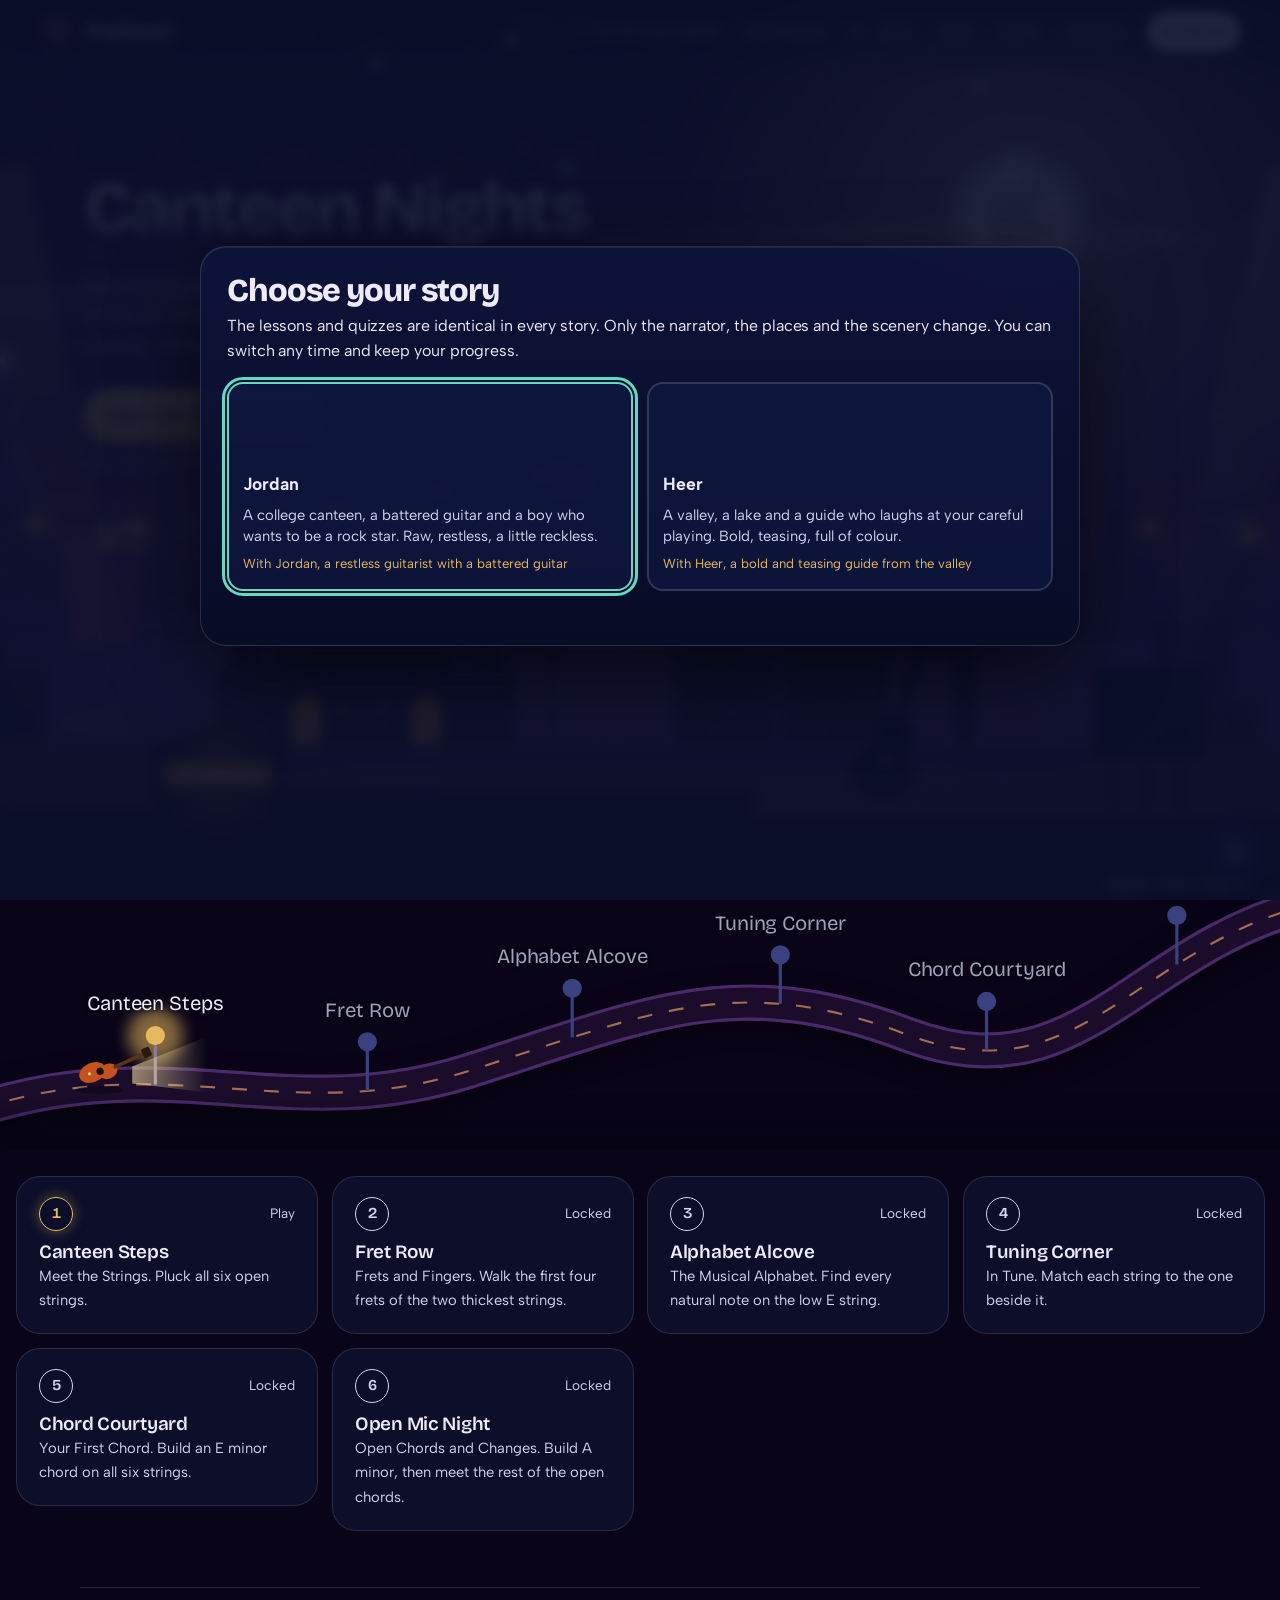
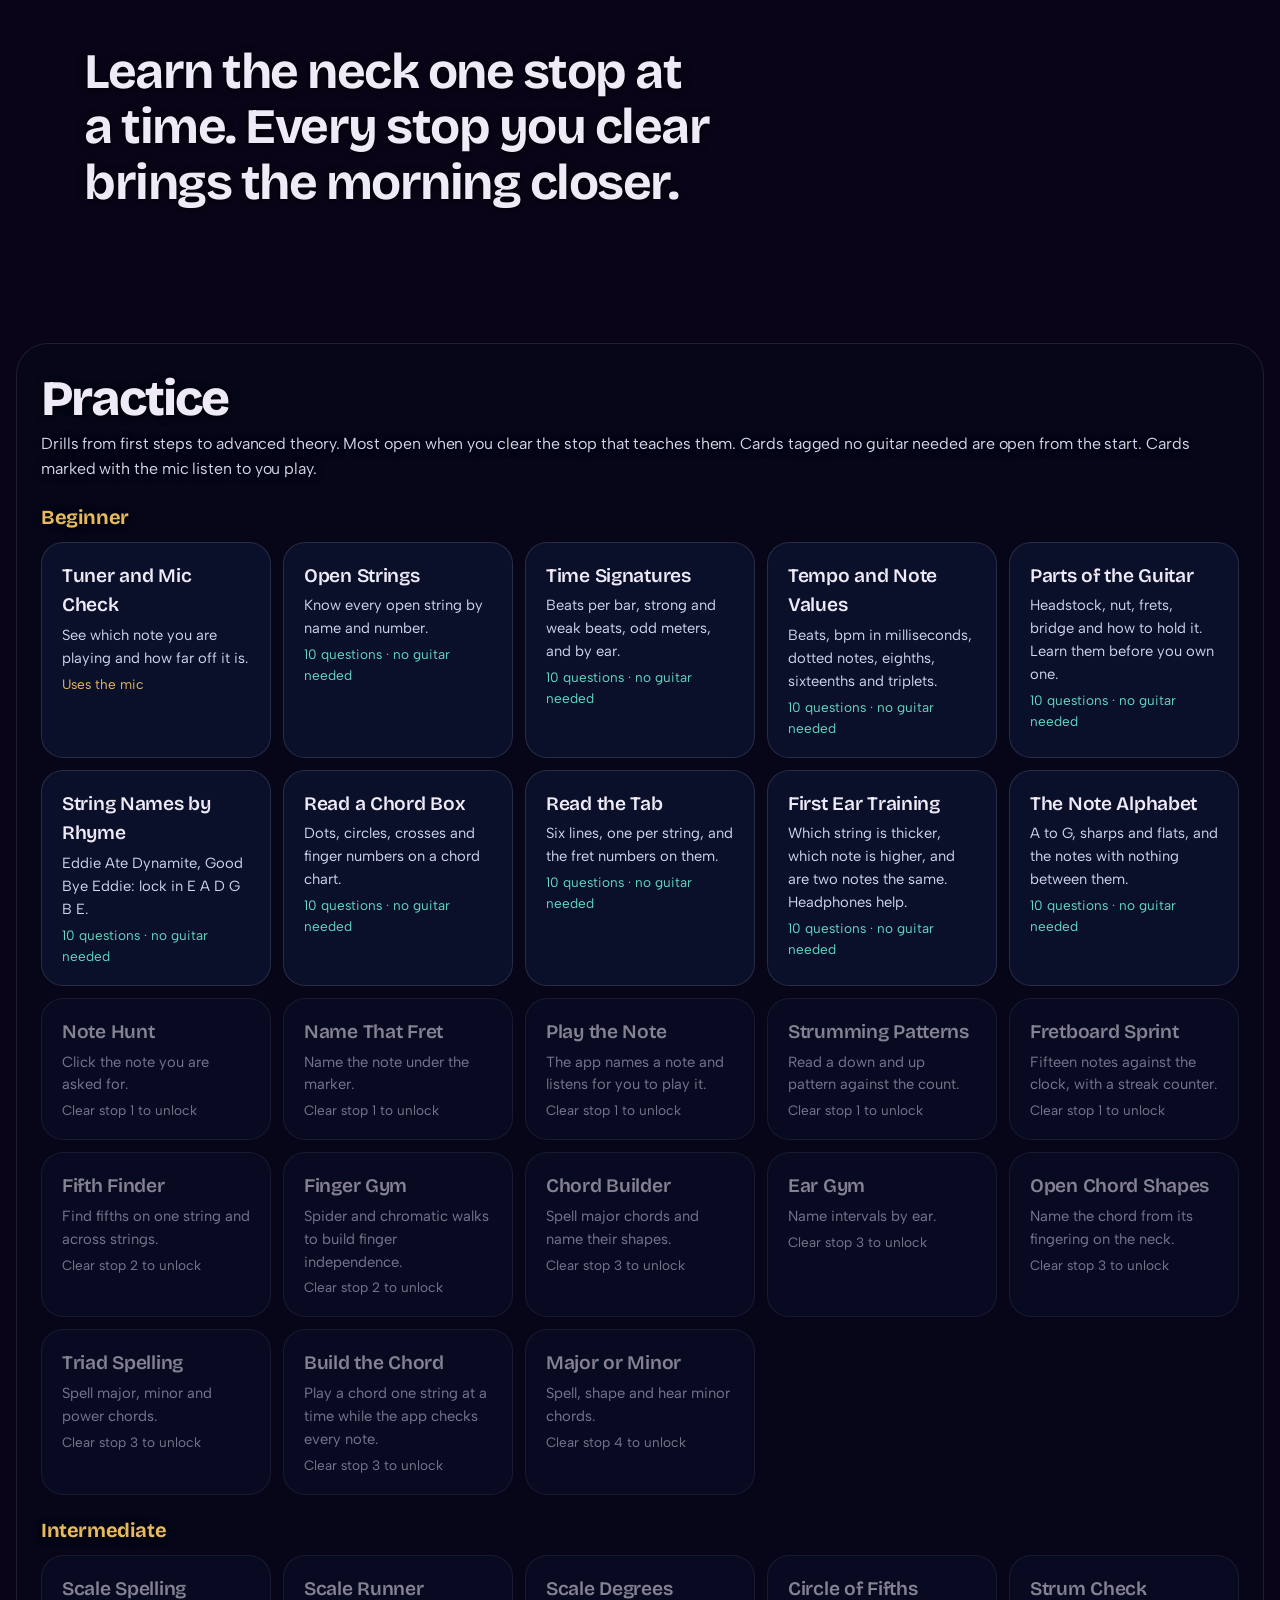
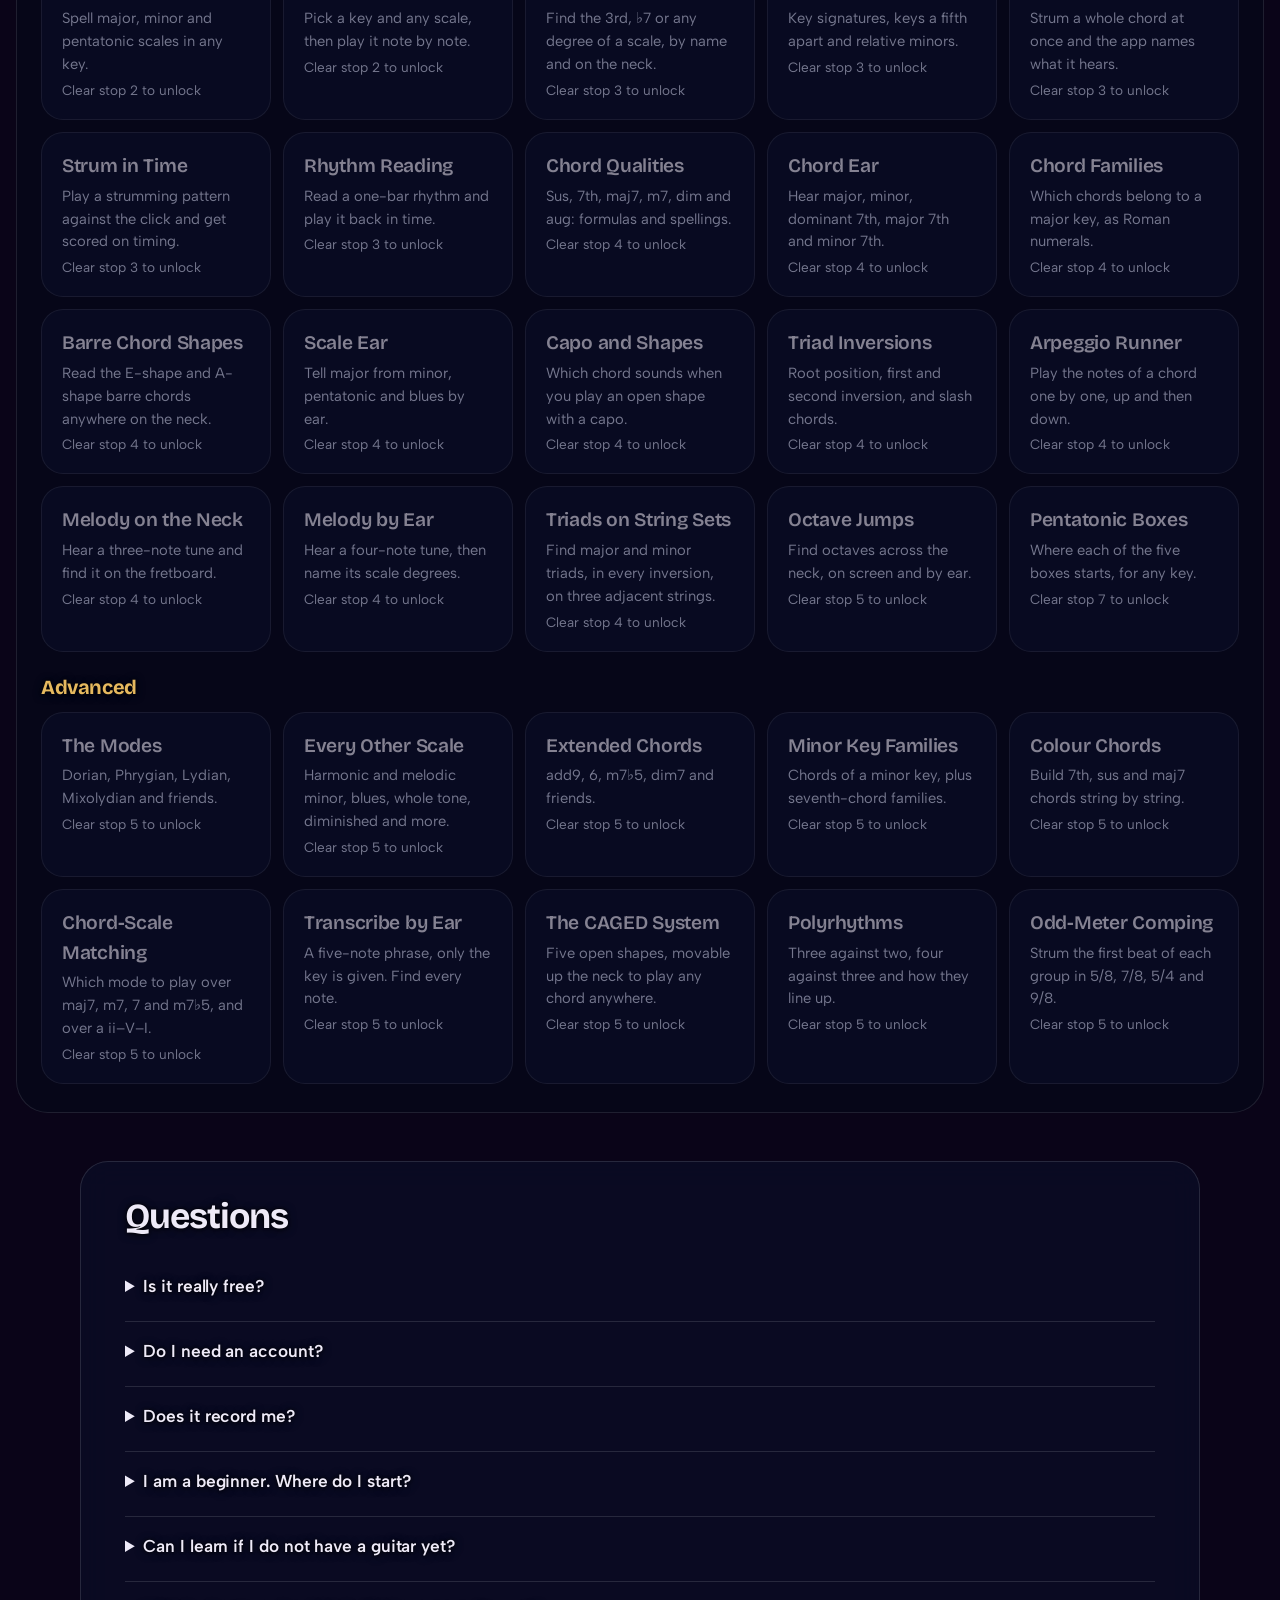
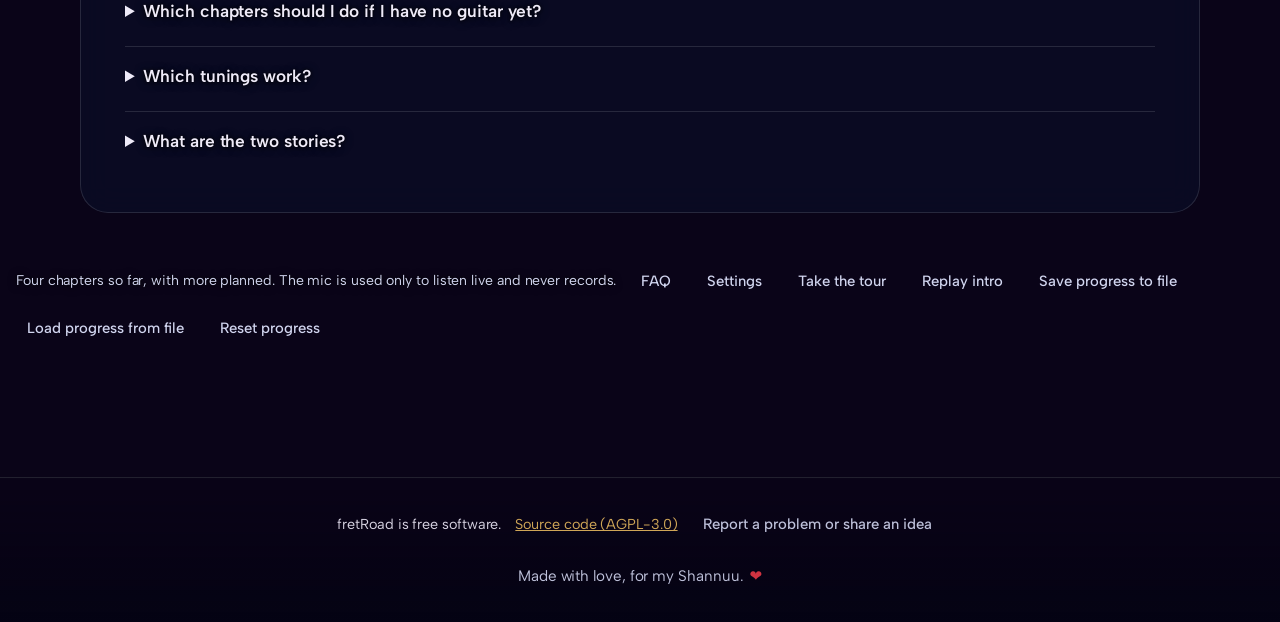
<file: index.html>
<!doctype html>
<html lang="en">
<head>
<meta charset="utf-8">
<meta name="viewport" content="width=device-width,initial-scale=1,viewport-fit=cover">
<title>fretRoad</title>
<meta name="description" content="A free, story-driven game for learning the guitar fretboard, one stop at a time.">
<meta name="theme-color" content="#0a0f2b">
<link rel="icon" href="assets/favicon.svg" type="image/svg+xml">
<link rel="preload" href="fonts/bricolage-grotesque-latin-wght-normal.woff2" as="font" type="font/woff2" crossorigin>
<link rel="preload" href="fonts/albert-sans-latin-wght-normal.woff2" as="font" type="font/woff2" crossorigin>
<link rel="stylesheet" href="css/style.css?v=20261102f">
<link rel="stylesheet" href="css/songs.css?v=20261102f">
<link rel="stylesheet" href="css/redesign.css?v=20261102f">
</head>
<!-- fretRoad. Copyright (C) 2026 Tanmay Chandavarkar. Free software under the GNU AGPL-3.0; source: https://github.com/tanmayhc7/FretRoad -->
<body><a class="skip" href="#stoplist">Skip to the stops</a><div id="skybg"><canvas id="sky"></canvas></div>
<div id="world" aria-hidden="true"></div>

<div class="shell">
  <header class="top">
    <button class="brand" id="home" aria-label="fretRoad, back to the map">
      <svg viewBox="0 0 120 120" aria-hidden="true"><defs><linearGradient id="brandg" x1="0" y1="0" x2="0" y2="1"><stop offset="0" stop-color="#3a2f70"/><stop offset="1" stop-color="#c9607e"/></linearGradient></defs><path d="M60 108C22 80 14 40 28 24C40 12 80 12 92 24C106 40 98 80 60 108Z" fill="url(#brandg)" stroke="#e6b95f" stroke-opacity=".7" stroke-width="4"/><path d="M60 100C38 82 78 70 60 52S52 38 62 28" stroke="#0a0f2b" stroke-width="12" stroke-linecap="round" fill="none"/><path d="M60 100C38 82 78 70 60 52S52 38 62 28" stroke="#e6b95f" stroke-width="3" stroke-linecap="round" stroke-dasharray="1 8" fill="none"/><circle cx="76" cy="40" r="5" fill="#63d8c3"/></svg>
      <b>fretRoad</b>
    </button>
    <div class="tools">
      <div class="dawn" id="dawnGauge" aria-hidden="true"><svg viewBox="0 0 64 36"><path d="M4 30 A28 28 0 0 1 60 30" class="dawn-track"/><path d="M4 30 A28 28 0 0 1 60 30" class="dawn-done" id="dawnArc"/><line x1="0" y1="30.5" x2="64" y2="30.5" class="dawn-horizon"/><circle id="dawnSun" cx="4" cy="30" r="4.2" class="dawn-sun"/></svg></div>
      <div class="stat" id="stat"></div>
      <button class="btn" id="metroBtn" aria-expanded="false" aria-controls="metro">Metronome</button>
      <button class="btn" id="aiBtn" aria-haspopup="dialog">AI <span class="beta">beta</span></button>
      <button class="btn" id="warmBtn">Daily</button>
      <button class="btn" id="songsBtn">Songs</button>
      <button class="btn" id="goSandbox">Sandbox</button>
      <button class="btn" id="castBtn" hidden aria-pressed="false" title="Show on the TV (Chromecast)">TV</button>
      <button class="btn" id="snd" aria-pressed="true">Sound on</button>
      <div class="metro" id="metro" hidden role="group" aria-label="Metronome">
        <h3>Metronome <button class="btn quiet" id="mClose" aria-label="Close metronome">Close</button></h3>
        <div class="bpmrow"><button class="btn" id="mMinus" aria-label="Slower">−</button><input type="range" id="mBpm" min="30" max="240" step="1" aria-label="Tempo in beats per minute"><button class="btn" id="mPlus" aria-label="Faster">+</button><span><input type="number" id="mBpmN" min="30" max="240" aria-label="Tempo number"> bpm</span></div>
        <div class="row">
          <label>Time signature<select id="mSig"></select></label>
          <label>Subdivide<select id="mSub"><option value="1">Off</option><option value="2">Eighths</option><option value="3">Triplets</option><option value="4">Sixteenths</option></select></label>
          <label>Volume<input type="range" id="mVol" min="0.1" max="1" step="0.05" value="0.7"></label>
        </div>
        <div class="mdots" id="mDots" aria-hidden="true"></div>
        <div class="hint" id="mHint"></div>
        <div class="row"><button class="btn primary" id="mGo">Start</button><button class="btn" id="mTap">Tap tempo</button></div>
      </div>
    </div>
  </header>

  <!-- MAP -->
  <section id="v-map">
    <div class="hero">
      <p class="eyebrow" id="chEye"></p>
      <h2 id="chH"></h2>
      <p class="sub" id="chSub"></p>
      <div class="chtabs" id="chTabs" role="group" aria-label="Chapters"></div>
      
    </div>
    <div class="map-frame"><div class="mapscroll"><div class="mapbox" id="mapbox">
<svg id="mapsvg" viewBox="0 0 1200 520" role="img" aria-label="Night road map with three lamp posts, one for each stop of chapter one">
<defs>
  <linearGradient id="msky" x1="0" y1="0" x2="0" y2="1"><stop offset="0" stop-color="#0a1033"/><stop offset=".5" stop-color="#251d57"/><stop offset=".82" stop-color="#8a3f6f"/><stop offset="1" stop-color="#d4687f"/></linearGradient>
  <radialGradient id="mglow"><stop id="moonGlowStop" offset="0" stop-color="#f6e9ff" stop-opacity=".55"/><stop offset="1" stop-color="#f6e9ff" stop-opacity="0"/></radialGradient>
  <linearGradient id="mh1" x1="0" y1="0" x2="0" y2="1"><stop offset="0" stop-color="#3a2a6b"/><stop offset="1" stop-color="#241a4d"/></linearGradient>
  <linearGradient id="mh2" x1="0" y1="0" x2="0" y2="1"><stop offset="0" stop-color="#241a4f"/><stop offset="1" stop-color="#161238"/></linearGradient>
  <linearGradient id="mgr" x1="0" y1="0" x2="0" y2="1"><stop offset="0" stop-color="#181340"/><stop offset="1" stop-color="#0c0a26"/></linearGradient>
  <linearGradient id="beam" x1="0" y1="0" x2="1" y2="0"><stop offset="0" stop-color="#ffe9a8" stop-opacity=".55"/><stop offset="1" stop-color="#ffe9a8" stop-opacity="0"/></linearGradient>
  <filter id="soft" x="-80%" y="-80%" width="260%" height="260%"><feGaussianBlur stdDeviation="7"/></filter>
</defs>
<rect width="1200" height="520" fill="url(#msky)"/>
<g id="mstars"></g>
<g id="moon"><circle cx="940" cy="108" r="110" fill="url(#mglow)"/>
<circle id="moonDisc" cx="940" cy="108" r="36" fill="#f5eefc"/>
<g id="craters"><circle cx="928" cy="98" r="7" fill="#d9cdea"/><circle cx="954" cy="120" r="5" fill="#d9cdea"/><circle cx="946" cy="92" r="3" fill="#d9cdea"/></g></g>
<path id="h1" d="M0 330 C120 270 230 300 350 318 S600 250 760 296 S1040 262 1200 300 V520 H0Z" fill="url(#mh1)"/>
<path id="h2" d="M0 378 C160 330 300 372 470 356 S760 318 930 352 S1110 340 1200 350 V520 H0Z" fill="url(#mh2)"/>
<path id="h3" d="M0 430 C200 395 360 440 560 420 S900 380 1200 410 V520 H0Z" fill="url(#mgr)"/>
<g id="silo" fill="#0d0b28" opacity=".9"></g>
<g id="artBack" style="pointer-events:none"></g>
<path id="road" d="M-20 482 C 160 424, 270 500, 440 446 S 690 352, 850 412 S 1060 336, 1220 292" fill="none"/>
<use href="#road" stroke="#3a2f70" stroke-width="34" fill="none" stroke-linecap="round"/>
<use href="#road" stroke="#0d0a26" stroke-width="28" fill="none" stroke-linecap="round"/>
<use href="#road" stroke="#6d6592" stroke-width="2" fill="none" stroke-dasharray="14 16" opacity=".6"/>
<path id="trail" d="M-20 482 C 160 424, 270 500, 440 446 S 690 352, 850 412 S 1060 336, 1220 292" fill="none" stroke="#e6b95f" stroke-width="5" stroke-linecap="round" opacity=".85" style="filter:drop-shadow(0 0 7px rgba(230,185,95,.8))"/>
<g id="stops"></g>
<g id="van" style="transform:translate(60px,470px)">
  <polygon points="34,-14 140,-44 140,16 34,-2" fill="url(#beam)"/>
  <path d="M-34 -4 V-24 Q-34 -34 -24 -34 H12 Q22 -34 28 -24 L38 -12 V-4 Z" fill="#3b8696"/>
  <path d="M-34 -14 H38 V-8 H-34Z" fill="#c9607e"/>
  <path d="M-4 -30 H12 Q18 -30 22 -23 L28 -16 H-4Z" fill="#cfeff2" opacity=".9"/>
  <path d="M-28 -30 H-10 V-16 H-30 V-26 Q-30 -30 -28 -30Z" fill="#cfeff2" opacity=".85"/>
  <circle cx="-17" cy="-3" r="7" fill="#0d0a26" stroke="#bdb8d8" stroke-width="2"/><circle cx="20" cy="-3" r="7" fill="#0d0a26" stroke="#bdb8d8" stroke-width="2"/>
  <circle cx="38" cy="-10" r="3.4" fill="#ffe9a8"/>
</g>

<g id="artFront" style="pointer-events:none"></g></svg><div id="maplabels" aria-hidden="true"></div></div>
    </div></div>

    <div class="chapter">
      <ol class="stops" id="stoplist"></ol>
    </div>
    <section class="tagline" aria-label="About fretRoad"><p data-reveal>Learn the neck one stop at a time. Every stop you clear brings the morning closer.</p></section>
    <div class="practice">
      <h2>Practice</h2>
      <p style="color:var(--haze);margin-top:6px">Drills from first steps to advanced theory. Most open when you clear the stop that teaches them. Cards tagged no guitar needed are open from the start. Cards marked with the mic listen to you play.</p>
      <div id="mods"></div>
    </div>
    <section class="faq" id="faq" aria-labelledby="faqH">
      <h2 id="faqH">Questions</h2>
      <details><summary>Is it really free?</summary><p>Yes. fretRoad is free, non-commercial and open source under the AGPL-3.0.</p></details>
      <details><summary>Do I need an account?</summary><p>No. Progress is saved on your device. Players each get their own save, and you can back up to a file from Settings.</p></details>
      <details><summary>Does it record me?</summary><p>No. The mic only listens live and never records.</p></details>
      <details><summary>I am a beginner. Where do I start?</summary><p>Start with the First Steps chapter. It covers strings, frets, note names, tuning and your first chords before Chapter 1.</p></details>
      <details><summary>Can I learn if I do not have a guitar yet?</summary><p>Yes. Every stop, puzzle and quiz runs on the on-screen fretboard, so you can learn the string names, note names, the octave and fifth patterns and the chord shapes without an instrument. In Practice, the Beginner cards tagged "no guitar needed" are built for this: Parts of the Guitar, String Names by Rhyme, Read a Chord Box, Read the Tab, First Ear Training and The Note Alphabet. Only the cards that use the mic, and the finger exercises, need a guitar, and you can come back to those once you have one.</p></details>
      <details><summary>Which chapters should I do if I have no guitar yet?</summary><p>Start with First Steps (the Basics tab): it explains the parts of the guitar, the strings, the frets, note names, tuning, chord boxes and tab, and the quizzes work with no instrument. Then do the no-guitar cards in Practice. Chapter 1 teaches the neck itself and works fine on screen, so move on to it next. Chapters 2 to 4 (the pentatonic box, the seven-note scales and sliding chord shapes) are easier once you can try the shapes on a real guitar, but you can still pass them on the screen. Save the mic cards for when you have a guitar.</p></details>
      <details><summary>Which tunings work?</summary><p>Standard tuning and DADGAD.</p></details>
      <details><summary>What are the two stories?</summary><p>Jordan, a restless guitarist walking you from a college canteen to a big stage, and Heer, a bold guide taking you around a valley lake as the sun comes up. Both are unofficial tributes to the film Rockstar. The fretboard lessons are the same in each.</p></details>
    </section>
    <div class="foot">
      <span>Four chapters so far, with more planned. The mic is used only to listen live and never records.</span>
      <button class="btn quiet" id="faqBtn">FAQ</button>
      <button class="btn quiet" id="prefBtn">Settings</button>
      <button class="btn quiet" id="tourBtn">Take the tour</button>
      <button class="btn quiet" id="replay">Replay intro</button>
      <button class="btn quiet" id="reset">Reset progress</button>
    </div>
  </section>

  <!-- LEVEL -->
  <section id="v-level" hidden>
    <div class="lv-head">
      <button class="btn" id="back">Back to the map</button>
      <span class="where" id="lvWhere"></span>
    </div>
    <h1 id="lvTitle" style="margin-bottom:18px"></h1>
    <div class="lv-top">
      <div class="talk">
        <svg class="avatar" viewBox="0 0 64 64" aria-hidden="true"><circle cx="32" cy="32" r="31" fill="#1b2358" stroke="rgba(230,185,95,.5)"/><path d="M10 56 Q32 40 54 56 V64 H10Z" fill="#c9607e"/><circle cx="32" cy="32" r="11.5" fill="#e3b58f"/><path d="M21 38 Q32 52 43 38 Q32 43 21 38Z" fill="#d9d5ea"/><ellipse cx="32" cy="25" rx="19" ry="4.2" fill="#2a2152"/><path d="M22 25 Q23 11 32 11 Q41 11 42 25Z" fill="#3a2f70"/><rect x="22" y="21" width="20" height="3" fill="#e6b95f"/><circle cx="28" cy="32" r="1.3" fill="#2a1a06"/><circle cx="36" cy="32" r="1.3" fill="#2a1a06"/></svg>
        <div class="bubble"><div class="who mentor">Jordan</div><p id="bubble"></p></div>
      </div>
      <div>
        <div id="goalbox" hidden>
          <div class="goalbox">
            <div class="count" id="count" aria-live="polite">0<small> / 0</small></div>
            <div>
              <div class="lbl" id="goalLbl"></div>
              <div class="acts"><button class="btn" id="hint">Hint</button><button class="btn quiet" id="restart">Start over</button><button class="btn quiet" id="review">Review lesson</button><button class="btn quiet" id="toQuiz" hidden>Go to quiz</button></div>
            </div>
          </div>
        </div>
        <div id="lessonbox" hidden>
          <div class="lesson-meta"><span id="lStep"></span><span class="dots" id="lDots"></span></div>
          <h2 class="ltitle" id="lTitle"></h2>
          <div class="acts" id="lActs"></div>
          <div class="acts"><button class="btn" id="lBack">Back</button><button class="btn primary" id="lNext">Next</button><button class="btn quiet" id="lSkip">Skip lesson</button></div>
        </div>
        <div class="fb" id="fb" aria-live="polite"></div>
      </div>
    </div>
    <div class="board-wrap" id="boardL"></div>
    <div class="reveal" id="reveal" hidden></div>
  </section>

  <!-- QUIZ -->
  <section id="v-quiz" hidden>
    <div class="lv-head"><button class="btn" id="qBack">Back to the map</button><span class="where" id="qWhere"></span></div>
    <h1 id="qTitle" style="margin-bottom:18px"></h1>
    <div id="qMain">
      <div class="lv-top">
        <div class="talk" id="qTalk"><div class="bubble"><div class="who mentor">Jordan</div><p id="qBubble"></p></div></div>
        <div>
          <div class="lesson-meta"><span id="qStep"></span><span class="dots" id="qDots"></span></div>
          <h2 class="ltitle" id="qPrompt"></h2>
          <div class="acts" id="qAudio"></div>
          <div class="choices" id="qChoices"></div>
          <div class="fb" id="qFb" aria-live="polite"></div>
          <div class="acts" id="qActs"></div>
        </div>
      </div>
      <div class="board-wrap" id="boardQ"></div>
    </div>
    <div class="reveal" id="qResult" hidden></div>
  </section>

  <!-- PLAY -->
  <section id="v-play" hidden>
    <div class="lv-head"><button class="btn" id="pBack">Back to the map</button><span class="where" id="pWhere"></span></div>
    <h1 id="pTitle" style="margin-bottom:18px"></h1>
    <div id="pMain">
      <div class="lv-top">
        <div class="talk"><div class="bubble"><div class="who mentor">Jordan</div><p id="pBubble"></p></div></div>
        <div>
          <div class="micbar"><button class="btn primary" id="micBtn">Turn on the mic</button><span id="micState"></span></div>
          <div class="meter" aria-hidden="true"><i id="micLevel"></i></div>
          <div class="tuner"><b id="tNote">–</b><span id="tCents"></span><div class="tbar"><i id="tNeedle"></i></div></div>
          <div id="tNear"></div>
          <div class="ctl" id="pCfg" hidden style="margin-top:12px"><label>Key<select id="pcKey"></select></label><label>Scale<select id="pcScale"></select></label><label>Direction<select id="pcDir"><option value="up">Up</option><option value="down">Down</option><option value="both">Up and down</option></select></label></div>
          <div id="pTunerOnly" hidden><p style="color:var(--haze)">Standard tuning, low to high: E A D G B E.</p></div>
          <div id="pRun">
            <div class="lesson-meta" style="margin-top:12px"><span id="pStep"></span><span class="dots" id="pDots"></span></div>
            <h2 class="ltitle" id="pPrompt"></h2>
            <div class="seq" id="pSeq"></div>
            <div class="acts" id="pActs"></div>
            <div class="fb" id="pFb" aria-live="polite"></div>
          </div>
        </div>
      </div>
      <div class="board-wrap" id="boardP"></div>
    </div>
    <div class="reveal" id="pResult" hidden></div>
  </section>

  <!-- SONGS -->
  <section id="v-songs" hidden>
    <div class="lv-head"><button class="btn" id="songsBack">Back to the map</button></div>
    <div class="jam-head"><h1>Songs</h1><label class="chk"><input type="checkbox" class="lefty-toggle"> Left-handed chord diagrams</label><label class="chk">Tuning <select class="tuning-select" aria-label="Tuning for chord diagrams and backing"><option value="std">Standard (EADGBE)</option><option value="dadgad">DADGAD</option></select></label></div>
    <p class="jsub">Bring your own chord charts and play along with a backing band that listens to you.</p>
    <div id="songList" class="songgrid"></div>
    <div class="row"><button class="btn primary" id="addSongBtn">Add a song</button></div>
    <div class="gcard" id="songAdd" hidden>
      <h3>Add a song</h3>
      <div id="impDrop" class="drop"><p>Drop a PDF, a photo of a chart, a .txt / .cho file, or the song itself (mp3) here, or</p><label class="btn">Choose a file<input type="file" id="impFile" accept=".txt,.cho,.chordpro,.pdf,.mp3,.m4a,.wav,.ogg,audio/*,image/*,text/plain" hidden></label></div>
      <label class="fld">Title<input type="text" id="impTitle" placeholder="Song title"></label>
      <label class="fld">Chords and lyrics<textarea id="impText" rows="10" spellcheck="false" placeholder="Paste a chart. Chords above the words, or [C] in brackets, or | C | G | Am | F |"></textarea></label>
      <p class="jsub" id="impStat"></p><div class="chips" id="impChips"></div><p class="jsub" id="impHint"></p>
      <div class="row"><button class="btn primary" id="impSave">Save song</button><button class="btn quiet" id="impCancel">Cancel</button></div>
    </div>
    <h2>Jam tracks</h2>
    <p class="jsub">Common progressions in any key, no chart needed.</p>
    <div id="jamList" class="songgrid"></div>
  </section>
  <section id="v-warm" hidden><div id="warmRoot"></div></section>
  <section id="v-jam" hidden><div id="jamRoot"></div></section>

  <!-- SANDBOX -->
  <section id="v-sand" hidden>
    <div class="lv-head"><button class="btn" id="back2">Back to the map</button></div>
    <h1 style="margin-bottom:8px">The Open Road</h1>
    <p style="color:var(--haze);margin-bottom:18px;max-width:60ch">Pick a key and a scale, or switch to chord shapes, then click anywhere on the neck to hear it. Or pick Chord finder, choose notes on the neck, and see what chord they make.</p>
    <div class="ctl">
      <label id="sKeyLbl">Key<select id="sKey"></select></label>
      <label>Show<select id="sMode"><option value="scale">A scale</option><option value="chord">A chord shape</option><option value="find">Chord finder: pick the notes</option></select></label>
      <label class="forScale">Scale<select id="sScale"></select></label>
      <label class="forChord" hidden>Chord type<select id="sChordQ"></select></label>
      <label class="forChord" hidden>Shape<select id="sShape"></select></label>
      <button class="btn forChord" id="sStrum" hidden>Strum it</button>
      <button class="btn forFind" id="sFindStrum" hidden>Play the chord</button><button class="btn forFind" id="sFindClear" hidden>Clear</button>
      <label class="chk"><input type="checkbox" class="lefty-toggle" id="sLefty"> Left-handed</label>
      <label class="forScale">Label notes as<select id="sShow"><option value="notes">Note names</option><option value="ints">Intervals</option></select></label>
      <label class="chk forScale"><input type="checkbox" id="sTri" checked> Mark the chord tones</label>
    </div>
    <div class="board-wrap" id="boardS"></div>
    <div class="finder-out" id="sFindOut" hidden></div>
  </section>
</div>

<div class="overlay" id="talkOverlay" hidden role="dialog" aria-label="Story">
  <div class="talkbox">
    <svg class="avatar" id="talkAv" viewBox="0 0 64 64" aria-hidden="true"><circle cx="32" cy="32" r="31" fill="#1b2358" stroke="rgba(230,185,95,.5)"/><path d="M10 56 Q32 40 54 56 V64 H10Z" fill="#c9607e"/><circle cx="32" cy="32" r="11.5" fill="#e3b58f"/><path d="M21 38 Q32 52 43 38 Q32 43 21 38Z" fill="#d9d5ea"/><ellipse cx="32" cy="25" rx="19" ry="4.2" fill="#2a2152"/><path d="M22 25 Q23 11 32 11 Q41 11 42 25Z" fill="#3a2f70"/><rect x="22" y="21" width="20" height="3" fill="#e6b95f"/><circle cx="28" cy="32" r="1.3" fill="#2a1a06"/><circle cx="36" cy="32" r="1.3" fill="#2a1a06"/></svg>
    <div class="col">
      <div class="who" id="talkWho">Narrator</div>
      <p id="talkText"></p>
      <div class="row"><button class="btn primary" id="talkNext">Continue</button></div>
    </div>
  </div>
</div>
<div class="overlay" id="storyOverlay" hidden role="dialog" aria-label="Choose a storyline">
  <div class="storybox">
    <h2>Choose your story</h2>
    <p class="sub">The lessons and quizzes are identical in every story. Only the narrator, the places and the scenery change. You can switch any time and keep your progress.</p>
    <div class="storycards" id="storyCards"></div>
    <div class="row"><button class="btn quiet" id="storyClose">Close</button></div>
  </div>
</div>
<footer class="fbfoot" id="fbFoot"><span>fretRoad is free software.</span> <a href="https://github.com/tanmayhc7/FretRoad" target="_blank" rel="noopener">Source code (AGPL-3.0)</a> <button class="btn quiet" id="fbOpen">Report a problem or share an idea</button><p class="dedication">Made with love, for my Shannuu. <span aria-hidden="true">❤️</span></p></footer>
<div class="overlay" id="fbOverlay" hidden role="dialog" aria-label="Send feedback">
  <div class="storybox fbbox">
    <h2>Report a problem or share an idea</h2>
    <p class="sub">This opens a pre-filled issue on the project's GitHub page. Nothing is sent until you press Submit there. You need a free GitHub account; if you do not have one, copy the text and send it to whoever shared the game with you.</p>
    <label class="fld">What is this about<select id="fbKind"><option value="bug">Something is broken</option><option value="idea">An idea or request</option><option value="question">A question</option></select></label>
    <label class="fld">Title<input id="fbTitle" type="text" maxlength="100" placeholder="One line, for example: Strum in Time does not hear my strums"></label>
    <label class="fld">Details<textarea id="fbBody" rows="6" placeholder="What did you do, what did you expect, what happened instead?"></textarea></label>
    <label class="chk"><input type="checkbox" id="fbInfo" checked> Include browser and page details (no progress, no personal data)</label>
    <pre class="fbprev" id="fbPrev"></pre>
    <div class="row"><button class="btn primary" id="fbSend">Open on GitHub</button><button class="btn" id="fbCopy">Copy text</button><button class="btn quiet" id="fbClose">Close</button></div>
  </div>
</div>
<button class="scrollcue" hidden id="scrollCue" type="button" aria-label="Scroll down to the road and its stops"><span>Scroll down</span><svg viewBox="0 0 24 24" width="26" height="26" fill="none" stroke="currentColor" stroke-width="2.4" stroke-linecap="round" stroke-linejoin="round" aria-hidden="true"><path d="M6 9l6 6 6-6"/></svg><svg viewBox="0 0 24 24" width="26" height="26" fill="none" stroke="currentColor" stroke-width="2.4" stroke-linecap="round" stroke-linejoin="round" aria-hidden="true"><path d="M6 9l6 6 6-6"/></svg></button>
<button class="storyfab" id="storyBtn" aria-label="Story: choose your storyline" title="Story"><svg viewBox="0 0 24 24" aria-hidden="true"><path d="M4 5.5C4 4.7 4.7 4 5.5 4H11c.6 0 1 .4 1 1v14c0-.6-.4-1-1-1H5.5C4.7 18 4 17.300 4 16.500zM20 5.5c0-.8-.7-1.500-1.500-1.500H13c-.6 0-1 .4-1 1v14c0-.6.4-1 1-1h5.500c.8 0 1.500-.700 1.500-1.500z" fill="none" stroke="currentColor" stroke-width="1.7" stroke-linejoin="round"/></svg></button>
<div class="overlay" id="aiOverlay" hidden role="dialog" aria-label="AI helper (beta)">
  <div class="storybox fbbox">
    <h2>AI helper <span class="beta">beta</span></h2>
    <p class="sub">An optional extra. fretRoad has no AI of its own and never sends your audio anywhere. If you want explanations for riffs (open a song with a recording, then Riff helper), plug in your own model here. It works only as well as the model you connect.</p>
    <div id="aiSettingsHost"></div>
    <p class="sub"><a href="https://github.com/tanmayhc7/FretRoad/blob/main/docs/BRING_YOUR_OWN_MODEL.md" target="_blank" rel="noopener">How to connect a model, and how to add your own provider</a></p>
    <div class="row"><button class="btn quiet" id="aiClose">Close</button></div>
  </div>
</div>
<div id="toastHost" aria-live="polite"></div>

<script src="js/core.js?v=20261102f"></script>
<script src="js/prefs.js?v=20261102f"></script>
<script src="js/audio.js?v=20261102f"></script>
<script src="js/fretboard.js?v=20261102f"></script>
<script src="js/story-core.js?v=20261102f"></script>
<script src="js/world/world-core.js?v=20261102f"></script>
<script src="js/world/dawn.js?v=20261102f"></script>
<script src="js/world/detail.js?v=20261102f"></script>
<script src="js/world/atmos.js?v=20261102f"></script>
<script src="js/world/delhi.js?v=20261102f"></script>
<script src="js/world/valley.js?v=20261102f"></script>
<script src="js/stories/jordan.js?v=20261102f"></script>
<script src="js/stories/heer.js?v=20261102f"></script>
<script src="js/levels-ch1.js?v=20261102f"></script>
<script src="js/level-tools.js?v=20261102f"></script>
<script src="js/levels-ch2.js?v=20261102f"></script>
<script src="js/levels-ch3.js?v=20261102f"></script>
<script src="js/levels-ch4.js?v=20261102f"></script>
<script src="js/levels-basics.js?v=20261102f"></script>
<script src="js/chapters.js?v=20261102f"></script>
<script src="js/quiz-bank.js?v=20261102f"></script>
<script src="js/quiz-bank-2.js?v=20261102f"></script>
<script src="js/quiz-ui.js?v=20261102f"></script>
<script src="js/views.js?v=20261102f"></script>
<script src="js/theory.js?v=20261102f"></script>
<script src="js/quiz-basics.js?v=20261102f"></script>
<script src="js/drills.js?v=20261102f"></script>
<script src="js/drills-more.js?v=20261102f"></script>
<script src="js/drills-extra.js?v=20261102f"></script>
<script src="js/drills-noguitar.js?v=20261102f"></script>
<script src="js/rhythm.js?v=20261102f"></script>
<script src="js/metronome.js?v=20261102f"></script>
<script src="js/mic.js?v=20261102f"></script>
<script src="js/songs/chords.js?v=20261102f"></script>
<script src="js/songs/chart.js?v=20261102f"></script>
<script src="js/songs/ocr.js?v=20261102f"></script>
<script src="js/songs/diagram.js?v=20261102f"></script>
<script src="js/songs/backing.js?v=20261102f"></script>
<script src="js/songs/listen.js?v=20261102f"></script>
<script src="js/songs/songs-ui.js?v=20261102f"></script>
<script src="js/songs/jam-ui.js?v=20261102f"></script>
<script src="js/songs/analysis.js?v=20261102f"></script>
<script src="js/songs/recording.js?v=20261102f"></script>
<script src="js/ai/ai.js?v=20261102f"></script>
<script src="js/ai/riff.js?v=20261102f"></script>
<script src="js/finder.js?v=20261102f"></script>
<script src="js/songs/tunings.js?v=20261102f"></script>
<script src="js/ai/ai-ui.js?v=20261102f"></script>
<script src="js/play.js?v=20261102f"></script>
<script src="js/finger-ex.js?v=20261102f"></script>
<script src="js/profiles.js?v=20261102f"></script>
<script src="js/warmup.js?v=20261102f"></script>
<script src="js/tour.js?v=20261102f"></script>
<script src="js/tester.js?v=20261102f"></script>
<script src="js/feedback.js?v=20261102f"></script>
<script src="js/backup.js?v=20261102f"></script>
<script src="js/cast.js?v=20261102f"></script>
<script src="js/landing.js?v=20261102f"></script>
<script src="js/main.js?v=20261102f"></script>
</body>
</html>
</file>
<file: css/style.css>
:root{
  /* Layout: a night-road map is the hero. Each stop opens a fretboard puzzle under a talking strip with Marlow, the old session player. */
  --ink:#0a0f2b; --night:#111945; --dusk:#2a2152; --horizon:#c9607e;
  --brass:#e6b95f; --glass:#63d8c3; --rose:#f2708f; --moon:#eeeaf8; --haze:#a9a8cf;
  --line:rgba(238,234,248,.16); --panel:rgba(17,25,69,.74);
  --f-display:'Gloock',Georgia,'Times New Roman',serif;
  --f-body:'Albert Sans',system-ui,-apple-system,'Segoe UI',sans-serif;
  color-scheme:dark;
}
*{box-sizing:border-box}
html,body{margin:0}
[hidden]{display:none!important}
body{background:var(--ink);color:var(--moon);font-family:var(--f-body);font-size:16px;line-height:1.55;min-height:100%}
#skybg{position:fixed;inset:0;z-index:0;background:linear-gradient(180deg,#0a0f2b 0%,#131a47 52%,#2a2152 84%,#4a2a5b 100%);pointer-events:none}
#sky{position:absolute;inset:0;width:100%;height:100%}
.shell{position:relative;z-index:1;max-width:1240px;margin:0 auto;padding-block:20px 56px;padding-left:max(16px,env(safe-area-inset-left,0px));padding-right:max(16px,env(safe-area-inset-right,0px))}
h1,h2,h3{font-family:var(--f-display);font-weight:400;margin:0;text-wrap:balance;line-height:1.1}
p{margin:0}
button{font:inherit;color:inherit}
:focus-visible{outline:2px solid var(--glass);outline-offset:3px}

/* header */
.top{display:flex;flex-wrap:wrap;gap:12px 20px;align-items:center;justify-content:space-between;margin-bottom:22px}
.brand{display:flex;align-items:center;gap:12px;background:none;border:0;padding:0;cursor:pointer;text-align:left}
.brand svg{width:46px;height:46px;flex:none}
.brand b{font-family:var(--f-display);font-weight:400;font-size:1.9rem;letter-spacing:.01em}
.tools{display:flex;flex-wrap:wrap;gap:10px;align-items:center}
.stat{display:flex;align-items:center;gap:10px;color:var(--haze);font-size:.9rem}
.amp{display:inline-flex;align-items:flex-end;gap:3px;height:20px}
.amp i{display:block;width:6px;border-radius:2px;background:rgba(238,234,248,.18)}
.amp i:nth-child(1){height:8px}.amp i:nth-child(2){height:14px}.amp i:nth-child(3){height:20px}
.amp i.on{background:var(--brass);box-shadow:0 0 8px rgba(230,185,95,.7)}
.btn{display:inline-flex;align-items:center;gap:8px;padding:10px 16px;border-radius:10px;border:1px solid var(--line);background:rgba(238,234,248,.06);cursor:pointer;font-weight:500;transition:background .15s,transform .15s}
.btn:hover{background:rgba(238,234,248,.12)}
.btn:active{transform:translateY(1px)}
.btn.primary{background:var(--brass);border-color:var(--brass);color:#22160a;font-weight:700}
.btn.primary:hover{background:#f0c874}
.btn.quiet{border-color:transparent;background:none;color:var(--haze);padding:8px 10px}
.btn[aria-pressed="false"]{color:var(--haze)}

/* map */
.map-frame{border-radius:24px;overflow:hidden;border:1px solid var(--line);background:var(--night);box-shadow:0 34px 90px rgba(0,0,0,.5)}
.mapscroll{overflow-x:auto}
#mapsvg{display:block;width:100%;min-width:780px;height:auto}
.node{cursor:pointer}
.node .lamp{fill:#3b4180;transition:fill .2s}
.node .pole{stroke:#3b4180;stroke-width:3}
.node .glow{fill:var(--brass);opacity:0}
.node.done .lamp,.node.open .lamp{fill:var(--brass)}
.node.done .pole,.node.open .pole{stroke:#8a7a96}
.node.done .glow,.node.open .glow{opacity:.55}
.node.open .ring{animation:ring 2s ease-out infinite}
.node .ring{fill:none;stroke:var(--brass);stroke-width:2;opacity:0}
.node .name{font-family:var(--f-display);font-size:19px;fill:var(--moon);text-anchor:middle;paint-order:stroke;stroke:rgba(10,15,43,.7);stroke-width:4px}
.node.soon .name,.node.locked .name{fill:var(--haze);opacity:.75}
.node:hover .lamp{fill:#f4cc7a}
.node.soon,.node.locked{cursor:default}
.node.soon:hover .lamp,.node.locked:hover .lamp{fill:#3b4180}
#van{transition:none}
.chapter{display:grid;grid-template-columns:minmax(0,1fr) minmax(0,1.3fr);gap:28px;margin-top:30px;align-items:start}
.chapter h2{font-size:2.1rem}
.chapter .sub{color:var(--haze);margin-top:10px;max-width:44ch}
.stops{display:grid;gap:10px;margin:0;padding:0;list-style:none}
.stop{display:grid;grid-template-columns:44px minmax(0,1fr) auto;gap:14px;align-items:center;width:100%;text-align:left;padding:14px 16px;border-radius:14px;border:1px solid var(--line);background:var(--panel);cursor:pointer}
.stop:hover{border-color:rgba(230,185,95,.5)}
.stop[disabled]{cursor:default;opacity:.55}
.stop[disabled]:hover{border-color:var(--line)}
.stop .n{width:44px;height:44px;border-radius:50%;display:grid;place-items:center;font-family:var(--f-display);font-size:1.2rem;border:1.5px solid var(--haze);color:var(--haze)}
.stop.done .n{background:var(--brass);border-color:var(--brass);color:#22160a}
.stop.open .n{border-color:var(--brass);color:var(--brass);box-shadow:0 0 14px rgba(230,185,95,.4)}
.stop strong{display:block;font-family:var(--f-display);font-weight:400;font-size:1.25rem;line-height:1.2}
.stop span.d{color:var(--haze);font-size:.92rem}
.tag{font-size:.85rem;color:var(--haze)}
.stop.done .tag{color:var(--glass)}
.foot{display:flex;flex-wrap:wrap;gap:6px 14px;align-items:center;margin-top:26px;color:var(--haze);font-size:.88rem}

/* level */
.lv-head{display:flex;flex-wrap:wrap;align-items:flex-end;gap:10px 18px;margin-bottom:18px}
.lv-head .where{color:var(--brass);font-size:.95rem;font-weight:500}
.lv-head h1{font-size:clamp(2rem,4.4vw,3rem)}
.lv-top{display:grid;grid-template-columns:minmax(0,1.25fr) minmax(0,1fr);gap:20px 28px;align-items:start;margin-bottom:18px}
.talk{display:flex;gap:14px;align-items:flex-start}
.avatar{width:58px;height:58px;flex:none}
.bubble{background:rgba(238,234,248,.05);border:1px solid var(--line);border-radius:6px 20px 20px 20px;padding:14px 18px;max-width:62ch}
.bubble .who{font-weight:700;color:var(--brass);font-size:.92rem;margin-bottom:2px}
.bubble p{min-height:3.1em}
.goalbox{display:flex;align-items:center;gap:18px;flex-wrap:wrap}
.count{font-family:var(--f-display);font-size:3.6rem;line-height:1;color:var(--glass);font-variant-numeric:tabular-nums;min-width:2.8ch}
.count small{font-size:1.5rem;color:var(--haze)}
.goalbox .lbl{color:var(--haze);font-size:.95rem}
.goalbox .acts{display:flex;gap:10px;flex-wrap:wrap;margin-top:10px}
.fb{min-height:1.6em;margin-top:12px;font-weight:500}
.fb.bad{color:var(--rose)}.fb.good{color:var(--glass)}
.acts{display:flex;flex-wrap:wrap;gap:10px;margin-top:12px;align-items:center}
.lesson-meta{display:flex;align-items:center;gap:12px;color:var(--brass);font-weight:500;font-size:.95rem}
.dots{display:inline-flex;gap:6px}
.dots i{display:block;width:9px;height:9px;border-radius:50%;background:rgba(238,234,248,.2)}
.dots i.on{background:var(--brass);box-shadow:0 0 8px rgba(230,185,95,.7)}
.ltitle{font-size:1.9rem;margin-top:8px}
.dots i.ok{background:var(--glass);box-shadow:0 0 8px rgba(99,216,195,.6)}
.dots i.no{background:var(--rose)}
.choices{display:grid;grid-template-columns:repeat(2,minmax(0,1fr));gap:10px;margin-top:14px}
.choice{padding:13px 14px;border-radius:12px;border:1px solid var(--line);background:var(--panel);cursor:pointer;text-align:left;font-weight:500;font-size:1.05rem;line-height:1.35;transition:border-color .15s,background .15s}
.choice:hover:not(:disabled){border-color:rgba(230,185,95,.55)}
.choice:disabled{cursor:default}
.choice.right{border-color:var(--glass);background:rgba(99,216,195,.14)}
.choice.wrong{border-color:var(--rose);background:rgba(242,112,143,.14)}
.practice{margin-top:34px}
.practice h2{font-size:1.8rem}
.mods{display:grid;grid-template-columns:repeat(auto-fit,minmax(min(100%,230px),1fr));gap:12px;margin-top:14px}
.mod{display:grid;gap:4px;align-content:start;text-align:left;padding:15px 16px;border-radius:14px;border:1px solid var(--line);background:var(--panel);cursor:pointer}
.mod:hover:not(:disabled){border-color:rgba(230,185,95,.5)}
.mod:disabled{cursor:default;opacity:.55}
.mod strong{font-family:var(--f-display);font-weight:400;font-size:1.2rem}
.mod .d{color:var(--haze);font-size:.92rem}
.mod .tag{font-size:.85rem;color:var(--glass)}
.mod.locked .tag{color:var(--haze)}
@media (max-width:520px){.choices{grid-template-columns:minmax(0,1fr)}}
.board-wrap{overflow-x:auto;border-radius:20px;border:1px solid var(--line);background:linear-gradient(180deg,rgba(17,25,69,.85),rgba(10,15,43,.9));padding:10px 6px 4px;box-shadow:0 28px 70px rgba(0,0,0,.5)}
.board-wrap svg{display:block;width:100%;min-width:880px;height:auto}
.hit{fill:transparent;cursor:pointer}
.hit:hover{fill:rgba(238,234,248,.13)}
.hit:focus-visible{outline:none;stroke:var(--glass);stroke-width:2.5}
.str.vib{animation:vib .55s ease-out}
.orb{pointer-events:none}
.orb .pop{transform-box:fill-box;transform-origin:center;animation:pop .28s cubic-bezier(.3,1.6,.5,1)}
.orb text{font-family:var(--f-body);font-weight:700;font-size:13px;text-anchor:middle;pointer-events:none}
.orb.found .core{fill:url(#GLASS)}.orb.found text{fill:#05261f}
.orb.found .halo{fill:var(--glass);opacity:.28}
.orb.root .core{fill:url(#BRASS)}.orb.root text{fill:#2a1a06}
.orb.root .halo{fill:var(--brass);opacity:.3}
.orb.ghost .core{fill:rgba(230,185,95,.12);stroke:var(--brass);stroke-width:1.8;stroke-dasharray:3 3}
.orb.ghost text{fill:var(--brass)}
.orb.ghost .halo{opacity:0}
.orb.miss .core{fill:var(--rose)}.orb.miss text{fill:#2e0a15}
.orb.miss .halo{fill:var(--rose);opacity:.3}
.orb.scale .core{fill:#2f3b86;stroke:var(--haze);stroke-width:1.2}.orb.scale text{fill:var(--moon)}
.orb.scale .halo{opacity:0}
.orb.tone .core{fill:url(#BRASS)}.orb.tone text{fill:#2a1a06}
.orb.tone .halo{fill:var(--brass);opacity:.34}
.orb.hint .core{fill:none;stroke:var(--glass);stroke-width:2.5}
.orb.hint .halo{fill:var(--glass);opacity:.3;animation:beat 1s ease-in-out infinite}
.orb.hint text{display:none}
.orb.dim{opacity:.35}
.link{fill:none;stroke:var(--brass);stroke-width:3;stroke-linecap:round;stroke-dasharray:1;stroke-dashoffset:1;animation:draw .7s ease-out forwards;filter:drop-shadow(0 0 6px rgba(230,185,95,.7))}
.linklbl{font-family:var(--f-body);font-size:13px;font-weight:700;fill:var(--brass);text-anchor:middle;paint-order:stroke;stroke:rgba(10,15,43,.85);stroke-width:4px}
.reveal{margin-top:18px;border:1px solid rgba(230,185,95,.35);border-radius:18px;padding:18px 20px;background:linear-gradient(135deg,rgba(42,33,82,.85),rgba(17,25,69,.85));animation:rise .4s ease-out}
.reveal h3{font-size:1.5rem;margin-bottom:6px}
.reveal p{color:var(--haze);max-width:64ch}
.reveal .acts{display:flex;flex-wrap:wrap;gap:10px;margin-top:14px;align-items:center}
.slider{display:flex;align-items:center;gap:14px;flex-wrap:wrap;margin-top:14px}
.slider input{width:min(340px,100%);accent-color:var(--brass)}
.chord{font-family:var(--f-display);font-size:2rem;color:var(--brass);min-width:7ch}

/* sandbox */
.ctl{display:flex;flex-wrap:wrap;gap:14px 20px;align-items:end;margin-bottom:16px}
.ctl label{display:grid;gap:4px;font-size:.88rem;color:var(--haze)}
.ctl select{background:rgba(238,234,248,.07);color:var(--moon);border:1px solid var(--line);border-radius:10px;padding:9px 12px;font:inherit;min-width:9ch}
.ctl select option{background:#111945;color:var(--moon)}
.chk{display:flex!important;align-items:center;gap:8px;padding-bottom:9px;color:var(--moon)!important;font-size:1rem!important}
.chk input{accent-color:var(--brass);width:18px;height:18px}

/* dialogue overlay */
.overlay{position:fixed;inset:0;z-index:20;display:flex;align-items:flex-end;justify-content:center;background:linear-gradient(180deg,rgba(10,15,43,0) 30%,rgba(10,15,43,.82) 100%);padding:16px max(16px,env(safe-area-inset-left,0px)) calc(24px + env(safe-area-inset-bottom,0px)) max(16px,env(safe-area-inset-left,0px))}
.talkbox{display:flex;gap:16px;align-items:flex-start;max-width:760px;width:100%;background:rgba(17,25,69,.96);border:1px solid rgba(230,185,95,.4);border-radius:22px;padding:18px 20px;box-shadow:0 20px 70px rgba(0,0,0,.6);animation:rise .35s ease-out}
.talkbox .avatar{width:64px;height:64px}
.talkbox .col{flex:1;min-width:0}
.talkbox .who{font-weight:700;color:var(--brass);font-size:.92rem}
.talkbox p{font-size:1.1rem;min-height:4.6em;margin-top:2px}
.talkbox p.narr{font-style:italic;color:var(--haze)}
.talkbox .row{display:flex;justify-content:flex-end;margin-top:8px}
.toast{position:fixed;left:50%;bottom:calc(22px + env(safe-area-inset-bottom,0px));transform:translateX(-50%);z-index:30;background:#1c2457;border:1px solid var(--line);border-radius:12px;padding:10px 16px;font-size:.95rem;max-width:min(92vw,420px);box-shadow:0 12px 40px rgba(0,0,0,.5);animation:rise .25s ease-out}

@keyframes pop{from{transform:scale(.3);opacity:0}to{transform:scale(1);opacity:1}}
@keyframes beat{0%,100%{opacity:.15}50%{opacity:.55}}
@keyframes ring{0%{r:10;opacity:.9}100%{r:34;opacity:0}}
@keyframes draw{to{stroke-dashoffset:0}}
@keyframes rise{from{transform:translateY(10px);opacity:0}to{transform:none;opacity:1}}
@keyframes vib{0%{transform:translateY(0)}12%{transform:translateY(-2.6px)}28%{transform:translateY(2.2px)}44%{transform:translateY(-1.6px)}60%{transform:translateY(1.1px)}78%{transform:translateY(-.5px)}100%{transform:translateY(0)}}
@media (max-width:820px){
  .chapter,.lv-top{grid-template-columns:minmax(0,1fr)}
  .talkbox p{font-size:1rem}
}
@media (prefers-reduced-motion:reduce){
  *{animation-duration:.01ms!important;animation-iteration-count:1!important;transition-duration:.01ms!important}
}
/* metronome + play */
#metroBtn.beat{background:var(--brass);color:#22160a}
.tools{position:relative}
.metro{position:absolute;right:0;top:calc(100% + 10px);z-index:40;width:min(92vw,360px);padding:16px;border-radius:16px;border:1px solid rgba(230,185,95,.4);background:#0b1033;box-shadow:0 24px 60px rgba(0,0,0,.6)}
.metro h3{font-size:1.3rem;display:flex;justify-content:space-between;align-items:center;margin-bottom:10px}
.metro label{display:grid;gap:4px;font-size:.88rem;color:var(--haze)}
.metro .row{display:flex;gap:10px;align-items:end;flex-wrap:wrap;margin-top:12px}
.metro .bpmrow{display:grid;grid-template-columns:auto minmax(0,1fr) auto auto;gap:8px;align-items:center}
.metro input[type=number]{width:6.2ch;background:rgba(238,234,248,.08);border:1px solid var(--line);border-radius:8px;color:var(--moon);padding:6px;font:inherit;text-align:center}
.metro input[type=range]{width:100%;accent-color:var(--brass)}
.mdots{display:flex;gap:7px;flex-wrap:wrap;margin:12px 0 4px;min-height:22px}
.mdots i{width:20px;height:20px;border-radius:50%;border:1.5px solid var(--haze);opacity:.6}
.mdots i.l2{border-color:var(--brass)}.mdots i.l1{border-color:var(--glass)}
.mdots i.on{background:var(--brass);opacity:1;box-shadow:0 0 12px rgba(230,185,95,.8)}
.mdots i.on.l1{background:var(--glass)}
.metro .hint{font-size:.82rem;color:var(--haze)}
select{background:rgba(238,234,248,.08);color:var(--moon);border:1px solid var(--line);border-radius:8px;padding:8px 10px;font:inherit}
select option{background:#111945;color:var(--moon)}
.micbar{display:flex;gap:12px;align-items:center;flex-wrap:wrap}
#micState{color:var(--haze);font-size:.92rem;flex:1 1 220px}
.meter{height:8px;border-radius:5px;background:rgba(238,234,248,.12);overflow:hidden;margin:10px 0}
.meter i{display:block;height:100%;width:0;background:linear-gradient(90deg,var(--glass),var(--brass));transition:width .06s}
.tuner{display:grid;grid-template-columns:auto 1fr;gap:6px 16px;align-items:center;margin:6px 0 4px}
#tNote{font-family:var(--f-display);font-size:2.6rem;line-height:1;min-width:2.6ch}
#tCents{color:var(--haze);font-size:.9rem}
.tbar{position:relative;grid-column:1/-1;height:14px;border-radius:7px;background:rgba(238,234,248,.1)}
.tbar::before{content:'';position:absolute;left:50%;top:-3px;bottom:-3px;width:2px;background:rgba(238,234,248,.5)}
#tNeedle{position:absolute;top:1px;width:12px;height:12px;border-radius:50%;background:var(--rose);left:50%;transform:translateX(-50%);transition:left .08s}
#tNeedle.in{background:var(--glass);box-shadow:0 0 12px var(--glass)}
#tNear{color:var(--brass);font-size:.9rem;min-height:1.3em}
.seq{display:flex;flex-wrap:wrap;gap:8px;margin:12px 0 4px}
.chip{padding:6px 12px;border-radius:999px;border:1px solid var(--line);background:rgba(238,234,248,.05);font-weight:500;font-size:.95rem}
.chip.on{border-color:var(--brass);color:var(--brass);box-shadow:0 0 12px rgba(230,185,95,.35)}
.chip.ok{background:rgba(99,216,195,.16);border-color:var(--glass);color:var(--glass)}
.dots i.ok{background:var(--glass)}
.tier{font-size:1.25rem;margin:24px 0 2px;color:var(--brass)}
.mod .tag.mic{color:var(--brass)}

/* chapter tabs and story picker */
.chtabs{display:flex;gap:6px;margin-bottom:10px;flex-wrap:wrap}
.chtab{min-width:38px;height:34px;padding:0 12px;border-radius:999px;border:1px solid var(--line);background:rgba(17,25,69,.5);color:var(--moon);font:inherit;font-weight:700;cursor:pointer}
.chtab.on{background:var(--brass);color:#2a1a06;border-color:var(--brass)}
.chtab.done:not(.on){border-color:var(--glass);color:var(--glass)}
.chtab:disabled{opacity:.4;cursor:not-allowed}
.chtab:focus-visible,.storycard:focus-visible{outline:3px solid var(--glass);outline-offset:2px}
.storybox{background:var(--night);border:1px solid var(--line);border-radius:20px;padding:26px;max-width:880px;width:calc(100% - 32px);max-height:calc(100vh - 32px);overflow:auto}
.storybox h2{margin:0 0 6px}
.storycards{display:grid;grid-template-columns:repeat(auto-fit,minmax(220px,1fr));gap:14px;margin:18px 0}
.storycard{display:flex;flex-direction:column;gap:8px;text-align:left;padding:14px;border-radius:16px;border:2px solid var(--line);background:rgba(17,25,69,.6);color:var(--moon);font:inherit;cursor:pointer}
.storycard:hover{border-color:var(--brass)}
.storycard.on{border-color:var(--glass)}
.storycard .sw{height:64px;border-radius:10px}
.storycard strong{font-size:1.1rem}
.storycard .bl{color:var(--haze);font-size:.92rem;line-height:1.4}
.storycard .who{color:var(--brass);font-size:.82rem}
#storyOverlay{align-items:center;background:rgba(10,15,43,.9)}
.overlay[hidden]{display:none}

/* animated scene details */
.ffly{animation:ffly 4s ease-in-out infinite}
@keyframes ffly{0%,100%{opacity:.25;transform:translate(0,0)}50%{opacity:1;transform:translate(6px,-8px)}}
.steam{animation:steam 4.5s ease-out infinite;opacity:0}
@keyframes steam{0%{opacity:.0;transform:translate(0,0) scale(.6)}20%{opacity:.5}100%{opacity:0;transform:translate(10px,-70px) scale(2.2)}}
@media (prefers-reduced-motion:reduce){.ffly,.steam{animation:none}.ffly{opacity:.8}}
body[data-story="jordan"] .node .name,body[data-story="heer"] .node .name{paint-order:stroke;stroke:#050816;stroke-width:5px;stroke-linejoin:round}

/* ===== full-page worlds (3D parallax backdrops) ===== */
#world{position:fixed;inset:0;z-index:0;overflow:hidden;perspective:800px;perspective-origin:50% 50%;pointer-events:none}
#wcam{position:absolute;inset:0;transform-style:preserve-3d}
.wl{position:absolute;inset:0;will-change:transform;transform-origin:50% 50%}
.wl svg{position:absolute;inset:0;width:100%;height:100%;overflow:visible}
.wl-screen{mix-blend-mode:screen}
body.has-world #skybg{display:none}
body.has-world .shell{text-shadow:0 1px 3px rgba(0,0,0,.45)}

.sway{transform-box:fill-box;transform-origin:50% 0;animation:sway 6s ease-in-out infinite}
.sway2{transform-box:fill-box;transform-origin:50% 100%;animation:sway2 7s ease-in-out infinite}
@keyframes sway{0%,100%{transform:rotate(-2.2deg)}50%{transform:rotate(2.2deg)}}
@keyframes sway2{0%,100%{transform:rotate(-1.6deg) scale(1)}50%{transform:rotate(1.8deg) scale(1.02)}}
.ray{animation:ray 9s ease-in-out infinite}
@keyframes ray{0%,100%{opacity:.35}50%{opacity:.9}}
.mist{animation:mistd 70s linear infinite alternate}.mist2{animation:mistd 90s linear infinite alternate-reverse}
@keyframes mistd{from{transform:translateX(-160px)}to{transform:translateX(160px)}}
.tw{animation:tw 3s ease-in-out infinite}
@keyframes tw{0%,100%{opacity:.25}50%{opacity:1}}
.shoot{opacity:0;animation:shoot 14s linear infinite}
@keyframes shoot{0%{opacity:0;transform:translate(0,0)}2%{opacity:1}8%{opacity:0;transform:translate(-340px,150px)}100%{opacity:0;transform:translate(-340px,150px)}}
.cloud{animation:cloud 120s linear infinite alternate}
@keyframes cloud{from{transform:translateX(-120px)}to{transform:translateX(140px)}}
.plane{animation:plane 46s linear infinite}
@keyframes plane{0%{transform:translate(-100px,0)}100%{transform:translate(1800px,-60px)}}
.blink{animation:blink 1.8s steps(1) infinite}
@keyframes blink{0%,100%{opacity:1}50%{opacity:.1}}
.beam{animation:beam 9s ease-in-out infinite alternate;opacity:.5}
@keyframes beam{from{transform:rotate(-18deg)}to{transform:rotate(18deg)}}
.crownglow{animation:crown 18s linear infinite}
@keyframes crown{0%,100%{opacity:.7;filter:hue-rotate(0deg)}33%{opacity:.9;filter:hue-rotate(-40deg)}66%{opacity:.8;filter:hue-rotate(160deg)}}
.neon{animation:neon 3.4s steps(1) infinite}
@keyframes neon{0%,100%{opacity:1}46%{opacity:1}48%{opacity:.25}50%{opacity:1}}
@media (prefers-reduced-motion:reduce){.sway,.sway2,.ray,.mist,.mist2,.tw,.shoot,.cloud,.plane,.blink,.beam,.crownglow,.neon{animation:none}}

/* with a world behind it the map frame lets the scenery show through; only the road, stops and marker stay */
body.has-world .map-frame{background:transparent!important;box-shadow:none;border-color:rgba(255,255,255,.12)}
body.has-world #mapsvg>rect:first-of-type,body.has-world #mapsvg #artBack,body.has-world #mapsvg #artFront,body.has-world #mapsvg #silo,body.has-world #mapsvg #mstars,body.has-world #mapsvg #moon,body.has-world #mapsvg #h1,body.has-world #mapsvg #h2,body.has-world #mapsvg #h3{display:none}
body.has-world #mapsvg use:nth-of-type(1){filter:drop-shadow(0 6px 10px rgba(0,0,0,.55))}

.lbeam{animation:lbeam 12s ease-in-out infinite alternate;opacity:.55}
@keyframes lbeam{from{transform:rotate(-8deg)}to{transform:rotate(10deg)}}
.car{animation:car 28s linear infinite}
@keyframes car{0%{transform:translateX(-60px)}100%{transform:translateX(1700px)}}
.lamp{animation:lamp 5s ease-in-out infinite}
@keyframes lamp{0%,100%{opacity:.75}50%{opacity:1}}
.moth{animation:moth 3.5s linear infinite}
@keyframes moth{from{transform:rotate(0deg) translateX(24px)}to{transform:rotate(360deg) translateX(24px)}}
@media (prefers-reduced-motion:reduce){.lbeam,.car,.lamp,.moth{animation:none}}

/* readability on the busy worlds: darker halo behind text, brighter locked labels */
body.has-world .shell{text-shadow:0 0 3px rgba(0,0,0,.95),0 1px 8px rgba(0,0,0,.8)}
body.has-world .node .name{paint-order:stroke;stroke:#02030a;stroke-width:6px;stroke-linejoin:round;font-weight:700;fill:#fff}
body.has-world .node.locked .name{fill:#e6e8f6;opacity:1}
body.has-world{--panel:rgba(3,6,24,.88);--haze:#d2d6f0}

/* map characters */
.mbob{animation:mbob 1.1s ease-in-out infinite}
@keyframes mbob{0%,100%{transform:translateY(0)}50%{transform:translateY(-2.5px)}}
.mwob{transform-box:fill-box;transform-origin:50% 100%;animation:mwob 1.2s ease-in-out infinite}
@keyframes mwob{0%,100%{transform:rotate(-4deg)}50%{transform:rotate(4deg)}}
.mballoon{animation:mbal 2.4s ease-in-out infinite}
@keyframes mbal{0%,100%{transform:translate(0,0)}50%{transform:translate(3px,-4px)}}
.mglow{animation:lamp 2.2s ease-in-out infinite}
.mwave{transform-box:fill-box;transform-origin:100% 100%;animation:mwave 1.6s ease-in-out infinite}
@keyframes mwave{0%,100%{transform:rotate(0)}50%{transform:rotate(-24deg)}}
@media (prefers-reduced-motion:reduce){.mbob,.mwob,.mballoon,.mglow,.mwave{animation:none}}

/* ===== Apple-style refresh: system type, floating glass bar, big centered hero, soft cards ===== */
:root{--f-display:-apple-system,BlinkMacSystemFont,'SF Pro Display','Inter','Segoe UI',system-ui,sans-serif;
  --f-body:-apple-system,BlinkMacSystemFont,'SF Pro Text','Inter','Segoe UI',system-ui,sans-serif;--ease:cubic-bezier(.2,.8,.2,1)}
body{font-family:var(--f-body);-webkit-font-smoothing:antialiased;letter-spacing:-.005em}
h1,h2,h3{font-weight:700;letter-spacing:-.025em}
.shell{max-width:1320px;padding-block:14px 72px}
.top{position:sticky;top:12px;z-index:30;margin:0 auto 8px;max-width:1120px;padding:10px 12px 10px 18px;border-radius:999px;background:rgba(20,22,30,.45);border:1px solid rgba(255,255,255,.14);
  -webkit-backdrop-filter:saturate(180%) blur(22px);backdrop-filter:saturate(180%) blur(22px);box-shadow:0 10px 40px rgba(0,0,0,.28)}
.brand svg{width:30px;height:30px}.brand b{font-size:1.15rem;font-weight:700;letter-spacing:-.02em}
.tools{gap:4px}
.top .btn{border:0;background:none;padding:8px 14px;border-radius:999px;font-weight:500;font-size:.93rem;color:var(--moon);opacity:.82}
.top .btn:hover{background:rgba(255,255,255,.12);opacity:1}
.top #snd{background:#f5f5f7;color:#0a0a0a;font-weight:600;opacity:1}.top #snd:hover{background:#fff}
.top #snd[aria-pressed="false"]{background:rgba(255,255,255,.14);color:var(--moon)}
.stat{padding:0 10px;font-size:.85rem}
.btn{border-radius:999px;transition:background .25s var(--ease),transform .25s var(--ease),box-shadow .25s var(--ease)}
.btn:active{transform:scale(.97)}
.btn.primary{box-shadow:0 6px 22px rgba(0,0,0,.25)}
/* hero */
.hero{text-align:center;padding:64px 16px 34px;max-width:900px;margin:0 auto;animation:rise .9s var(--ease) both}
.eyebrow{margin:0 0 14px;font-size:.78rem;font-weight:600;letter-spacing:.14em;text-transform:uppercase;color:var(--glass)}
.hero h2{font-size:clamp(2.4rem,6.2vw,4.4rem);line-height:1.04;letter-spacing:-.035em;margin:0 auto}
.hero .sub{margin:16px auto 26px;max-width:46ch;font-size:clamp(1.02rem,1.9vw,1.3rem);color:var(--haze);line-height:1.45}
.chtabs{display:inline-flex;gap:2px;padding:4px;margin:0;border-radius:999px;background:rgba(255,255,255,.09);border:1px solid rgba(255,255,255,.12);-webkit-backdrop-filter:blur(16px);backdrop-filter:blur(16px);max-width:100%;overflow-x:auto}
.chtab{height:auto;min-width:0;padding:9px 18px;border:0;background:none;color:var(--moon);font-weight:600;font-size:.92rem;opacity:.72;white-space:nowrap;transition:background .3s var(--ease),color .3s var(--ease),opacity .3s}
.chtab:hover:not(:disabled){opacity:1;background:rgba(255,255,255,.1)}
.chtab.on{background:#f5f5f7;color:#0a0a0a;opacity:1;border:0;box-shadow:0 2px 10px rgba(0,0,0,.3)}
.chtab.done:not(.on){color:var(--glass);opacity:.95}
/* map */
.map-frame{border-radius:36px;border:1px solid rgba(255,255,255,.14);box-shadow:0 40px 100px -20px rgba(0,0,0,.6),inset 0 1px 0 rgba(255,255,255,.12);animation:rise 1s .08s var(--ease) both}
/* stop cards in a grid */
.chapter{display:block;margin-top:36px}
.stops{grid-template-columns:repeat(auto-fill,minmax(300px,1fr));gap:14px}
.stop{border-radius:24px;padding:20px 22px;border:1px solid rgba(255,255,255,.12);background:rgba(255,255,255,.07);-webkit-backdrop-filter:blur(18px);backdrop-filter:blur(18px);
  transition:transform .4s var(--ease),background .3s,border-color .3s,box-shadow .4s var(--ease);animation:rise .8s var(--ease) both}
.stop:nth-child(2){animation-delay:.05s}.stop:nth-child(3){animation-delay:.1s}.stop:nth-child(4){animation-delay:.15s}.stop:nth-child(5){animation-delay:.2s}
.stop:hover:not([disabled]){transform:translateY(-3px);background:rgba(255,255,255,.11);border-color:rgba(255,255,255,.26);box-shadow:0 18px 40px -12px rgba(0,0,0,.5)}
.stop strong{font-weight:600;font-size:1.18rem;letter-spacing:-.015em}
.stop .n{font-weight:600;font-size:1rem}
.mod{border-radius:22px;padding:18px 20px;border:1px solid rgba(255,255,255,.12);background:rgba(255,255,255,.07);-webkit-backdrop-filter:blur(16px);backdrop-filter:blur(16px);transition:transform .4s var(--ease),background .3s,border-color .3s}
.mod:hover:not(:disabled){transform:translateY(-3px);background:rgba(255,255,255,.11)}
.mod strong{font-weight:600;letter-spacing:-.015em}
.practice{margin-top:64px}.practice h2{font-size:clamp(1.8rem,3.6vw,2.6rem)}
.foot{margin-top:48px}
.node .name{font-weight:600;letter-spacing:-.01em}
@keyframes rise{from{opacity:0;transform:translateY(18px) scale(.985)}to{opacity:1;transform:none}}
@media (max-width:720px){.top{border-radius:28px;padding:8px 10px}.tools{justify-content:flex-end}.hero{padding-top:40px}.stops{grid-template-columns:1fr}}
@media (prefers-reduced-motion:reduce){.hero,.map-frame,.stop{animation:none}.stop,.mod{transition:none}}

/* stop cards: stacked layout so they read well at card width */
.stop{grid-template-columns:auto 1fr;grid-template-areas:"n tag" "t t";gap:10px 12px;align-items:center}
.stop .n{grid-area:n;width:34px;height:34px;font-size:.95rem}
.stop .tag{grid-area:tag;justify-self:end}
.stop>div,.stop>span:not(.n):not(.tag){grid-area:t}
@media (max-width:720px){
  .top{flex-wrap:nowrap;gap:6px}.top .stat{display:none}.tools{flex-wrap:nowrap;gap:0}.top .btn{padding:7px 9px;font-size:.82rem}
  .chtabs{width:100%;justify-content:space-between}.chtab{padding:8px 10px;flex:1;text-align:center}.chtab .w{display:none}
  .hero h2{font-size:2.3rem}
}
@media (max-width:720px){.brand b{display:none}.top{justify-content:space-between}}
body.has-world .practice{padding:28px 24px;border-radius:32px;background:rgba(4,8,24,.55);-webkit-backdrop-filter:blur(18px);backdrop-filter:blur(18px);border:1px solid rgba(255,255,255,.1)}
</file>
<file: css/songs.css>
/* Songs, play-along and warm-up */
#v-songs,#v-jam,#v-warm{max-width:1120px;margin:0 auto;padding:12px 4px}
.jsub{color:var(--haze);margin:4px 0 14px;max-width:70ch}
.gcard{background:var(--panel);border:1px solid var(--line);border-radius:20px;padding:18px;-webkit-backdrop-filter:blur(18px);backdrop-filter:blur(18px);margin-bottom:16px}
.gcard .lab{font-size:12px;letter-spacing:.08em;text-transform:uppercase;color:var(--haze);font-weight:600}
.songgrid{display:grid;grid-template-columns:repeat(auto-fill,minmax(260px,1fr));gap:14px;margin:12px 0 20px}
.songcard{background:var(--panel);border:1px solid var(--line);border-radius:18px;padding:16px;display:flex;flex-direction:column;gap:8px}
.songcard h3{font-size:18px}.songcard .meta{color:var(--haze);font-size:14px}
.chips,.songcard .chips{display:flex;flex-wrap:wrap;gap:6px}
.chips i{font-style:normal;font-weight:600;font-size:13px;padding:3px 9px;border-radius:999px;background:rgba(99,216,195,.14);border:1px solid rgba(99,216,195,.35)}
.chips i.nodia{background:rgba(242,112,143,.14);border-color:rgba(242,112,143,.4)}
.acts{display:flex;gap:8px;flex-wrap:wrap;margin-top:auto}
.btn.primary{background:var(--brass);color:#2a1a06;border-color:transparent;font-weight:600}
.btn.quiet{background:transparent}.btn.big{padding:14px 28px;font-size:17px}
.empty{color:var(--haze)}
.drop{border:2px dashed var(--line);border-radius:16px;padding:22px;text-align:center;margin-bottom:14px}
.drop.over{border-color:var(--glass);background:rgba(99,216,195,.08)}
.fld{display:flex;flex-direction:column;gap:6px;margin-bottom:12px;font-weight:500}
.fld input,.fld textarea,.jctl select{background:rgba(0,0,0,.25);color:inherit;border:1px solid var(--line);border-radius:10px;padding:9px 12px;font:inherit}
.fld textarea{font-family:ui-monospace,Menlo,Consolas,monospace;font-size:14px}
.row{display:flex;gap:10px;flex-wrap:wrap;margin:10px 0}
.jam-head{display:flex;gap:16px;align-items:center;margin-bottom:12px}
.stage{display:grid;grid-template-columns:1.1fr 1fr 1.1fr;gap:14px}
@media(max-width:820px){.stage{grid-template-columns:1fr}}
.bigname{font-size:56px;font-weight:700;letter-spacing:-.03em;line-height:1.1}.bigname.sm{font-size:34px}
.gcard.now{border-color:var(--glass)}
.dia{min-height:130px;display:flex;justify-content:center}.dia svg{max-width:100%;height:auto}
.cdia{color:var(--moon)}.cd-nut{stroke:currentColor;stroke-width:4}.cd-fret,.cd-str{stroke:currentColor;opacity:.55;stroke-width:1.2}.cd-dot{fill:var(--glass)}.cd-open,.cd-x{fill:none;stroke:currentColor;stroke-width:1.6}.cd-sym{display:none}.cd-base{fill:currentColor;font-size:11px}
.beats{display:flex;gap:8px;margin-top:10px}.beats i{width:16px;height:16px;border-radius:50%;background:rgba(238,234,248,.15)}.beats i.on{background:var(--glass)}.beats i.cur{background:var(--brass);transform:scale(1.25)}
.tip{color:var(--haze);font-size:14px;margin-top:8px}.tip b{color:var(--moon)}
.heard{font-size:18px;font-weight:600;margin:8px 0}.heard.good{color:var(--glass)}.heard.bad{color:var(--rose)}
.log{display:flex;flex-wrap:wrap;gap:6px}.chip{font-size:13px;padding:3px 10px;border-radius:999px;background:rgba(238,234,248,.1)}.chip.good{background:rgba(99,216,195,.2)}.chip.late{background:rgba(230,185,95,.25)}.chip.miss{background:rgba(242,112,143,.25)}
.jctl{display:flex;flex-wrap:wrap;gap:14px 18px;align-items:end;margin:14px 0}.jctl label{display:flex;flex-direction:column;gap:5px;font-size:13px;color:var(--haze)}.jctl label.chk{flex-direction:row;align-items:center;color:var(--moon)}.jctl label b{color:var(--moon)}.tr{display:flex;gap:6px;align-items:center}
.chartwrap{background:var(--panel);border:1px solid var(--line);border-radius:20px;padding:18px;margin-bottom:16px;max-height:420px;overflow:auto}
.chartwrap .sec{font-size:12px;letter-spacing:.08em;text-transform:uppercase;color:var(--haze);margin:14px 0 4px}
.cl{display:flex;flex-wrap:wrap;font-family:ui-monospace,Menlo,Consolas,monospace;line-height:1.35;margin-bottom:6px}.cl.gap{height:10px}.cl.plain{display:block;color:var(--haze)}
.seg{display:inline-flex;flex-direction:column;padding:2px 3px;border-radius:8px;white-space:pre}.seg.now{background:rgba(230,185,95,.25);outline:2px solid var(--brass)}
.seg .ch{color:var(--glass);font-size:16px}.seg .ly{font-size:16px}.cl.bars .seg{padding:8px 14px;font-size:20px}
.srow{display:flex;gap:12px;align-items:center;padding:8px 0;border-top:1px solid var(--line)}.srow b{min-width:90px}.srow span{flex:1;color:var(--haze)}
.drillbar{display:flex;gap:12px;align-items:center;margin-bottom:10px;font-weight:600}
@media(prefers-reduced-motion:no-preference){.beats i{transition:transform .08s,background .08s}}
#jNowDia svg{width:150px;height:auto}#jNextDia svg{width:112px;height:auto}.dia{min-height:0;padding:6px 0}
.jctl .btn{white-space:nowrap}
@media (max-width:720px){.top .btn{padding:7px 6px;font-size:.78rem}.top{padding:8px 6px}}

/* warm-up */
.wdots{display:flex;gap:6px;margin:6px 0 16px}.wdots i{flex:1;height:6px;border-radius:3px;background:rgba(238,234,248,.15)}.wdots i.done{background:var(--glass)}.wdots i.on{background:var(--brass)}
.wcard h2{font-size:30px;margin:6px 0 10px}.wtext{font-size:18px;max-width:62ch}
.wchords{display:flex;gap:28px;margin:12px 0}.wchords div{text-align:center}.wchords b{display:block;font-size:22px}
.wtimer{font-size:48px;font-weight:700;margin:10px 0;font-variant-numeric:tabular-nums}
.wopts{display:grid;grid-template-columns:repeat(auto-fit,minmax(180px,1fr));gap:10px;margin:12px 0}.wopt{justify-content:center;font-size:17px;padding:14px}.wopt.ok{background:rgba(99,216,195,.3);border-color:var(--glass)}.wopt.no{background:rgba(242,112,143,.3);border-color:var(--rose)}
.wexp{color:var(--haze)}
/* settings */
.prefrow{display:flex;justify-content:space-between;align-items:center;gap:14px;flex-wrap:wrap;padding:12px 0;border-top:1px solid var(--line)}.seg3{display:flex;gap:6px;flex-wrap:wrap}.prefrow .chk{display:flex;gap:8px;align-items:center}
/* left-handed: mirror boards, keep labels readable */
.lefty .board-wrap svg{transform:scaleX(-1)}
.lefty .board-wrap svg text{transform-box:fill-box;transform-origin:center;transform:scaleX(-1)}
/* light theme */
html.light body,html.light body[data-world],html.light body[data-story]{--ink:#f4f1ea;--night:#e9e4d8;--dusk:#ddd6c6;--moon:#1c2033;--haze:#566079;--panel:rgba(255,255,255,.82);--line:rgba(28,32,51,.16);--brass:#c58a1d;--glass:#0f8f7d;--rose:#c63e63;background:#f4f1ea;color:#1c2033}
html.light #world{opacity:.16;filter:saturate(.8)}
html.light #skybg{opacity:.12}
html.light body.has-world .shell{text-shadow:none}
html.light .top{background:rgba(255,255,255,.7);border-color:rgba(28,32,51,.12);box-shadow:0 10px 40px rgba(28,32,51,.12)}
html.light .btn{background:rgba(28,32,51,.05)}html.light .btn:hover{background:rgba(28,32,51,.1)}
html.light .btn.primary,html.light #snd[aria-pressed="true"]{background:#1c2033;color:#fff}
html.light .btn.primary{background:#c58a1d;color:#fff}
html.light .fld input,html.light .fld textarea,html.light .jctl select{background:rgba(255,255,255,.8)}
html.light .cdia{color:#1c2033}html.light .beats i,html.light .wdots i{background:rgba(28,32,51,.14)}
html.light .practice,html.light body.has-world .practice{background:rgba(255,255,255,.7);border-color:rgba(28,32,51,.1)}
html.light .stop,html.light .mod,html.light .storybox,html.light .talkbox,html.light .metro{background:rgba(255,255,255,.88);color:#1c2033}
html.light .hero h2,html.light .hero p{color:#1c2033}
@media (max-width:720px){.top{overflow:hidden}.tools{overflow-x:auto;flex:1;min-width:0;scrollbar-width:none}.tools::-webkit-scrollbar{display:none}.top .btn{flex:none}}

/* daily practice calendar */
.warmgrid{display:grid;grid-template-columns:1.4fr 1fr;gap:16px;align-items:start}
@media(max-width:820px){.warmgrid{grid-template-columns:1fr}}
.cal .calhead{display:flex;justify-content:space-between;align-items:center;margin-bottom:10px}
.calgrid{display:grid;grid-template-columns:repeat(7,1fr);gap:6px}
.calgrid .dow{text-align:center;font-size:12px;color:var(--haze)}
.calgrid .day{aspect-ratio:1;display:flex;align-items:center;justify-content:center;border-radius:10px;font-size:14px;background:rgba(238,234,248,.06)}
.calgrid .day.ok{background:rgba(99,216,195,.3);border:1px solid var(--glass);font-weight:700}
.calgrid .day.no{background:rgba(242,112,143,.2);border:1px solid var(--rose);color:var(--haze)}
.calgrid .day.today{outline:2px solid var(--brass);outline-offset:1px}
.legend{display:flex;gap:12px;align-items:center;font-size:13px;color:var(--haze);margin-top:12px}.legend .d{display:inline-block;width:12px;height:12px;border-radius:4px;margin-right:2px}.legend .ok{background:rgba(99,216,195,.5)}.legend .no{background:rgba(242,112,143,.4)}.legend .today{outline:2px solid var(--brass)}
html.light .calgrid .day{background:rgba(28,32,51,.06)}
/* tour */
#tour{position:fixed;inset:0;z-index:200}
#tour .tring{position:fixed;border-radius:16px;box-shadow:0 0 0 9999px rgba(3,5,18,.62),0 0 0 3px var(--brass);transition:all .28s var(--ease,ease);pointer-events:none}
#tour .tcard{position:fixed;background:var(--ink);color:var(--moon);border:1px solid var(--line);border-radius:20px;padding:18px;box-shadow:0 24px 70px rgba(0,0,0,.5);transition:left .28s,top .28s}
html.light #tour .tcard{background:#fffdf7}
#tour h3{font-size:20px;margin:4px 0 6px}#tour p{color:var(--haze);margin:0 0 10px}
.tdots{display:flex;gap:5px;margin:8px 0}.tdots i{width:7px;height:7px;border-radius:50%;background:rgba(238,234,248,.2)}.tdots i.on{background:var(--brass)}
#tour .row{align-items:center}#tour .sp{flex:1}
#tour .chk{display:flex;gap:8px;align-items:center;font-size:14px;color:var(--haze)}
@media(prefers-reduced-motion:reduce){#tour .tring,#tour .tcard{transition:none}}

/* ---- world atmosphere: richer skies, vignette, film grain and a quiet zone behind the hero ---- */
#world::after{content:"";position:absolute;inset:0;pointer-events:none;z-index:5;
  background:
   radial-gradient(ellipse 52% 26% at 50% 25%,rgba(2,4,18,.50),transparent 72%),
   radial-gradient(ellipse 120% 95% at 50% 45%,transparent 55%,rgba(0,0,0,.52) 100%);
  mix-blend-mode:normal;opacity:1}
.wl-fog{pointer-events:none}
html.light #world::after{background:radial-gradient(ellipse 120% 95% at 50% 45%,transparent 60%,rgba(255,255,255,.35) 100%)}

/* ---- performance: big panels are opaque enough without a live backdrop blur; scenery stops when off screen ---- */
.stop,.mod,.gcard,body.has-world .practice{-webkit-backdrop-filter:none!important;backdrop-filter:none!important}
.stop,.mod{background:rgba(14,18,48,.78)}
.gcard{background:rgba(12,16,44,.84)}
body.has-world .practice{background:rgba(5,8,26,.8)}
html.light .stop,html.light .mod{background:rgba(255,255,255,.9)}html.light .gcard{background:rgba(255,255,255,.9)}html.light body.has-world .practice{background:rgba(255,255,255,.88)}
.wl svg .tw{animation:none}
.wl-twinkle{animation:wltw 5s ease-in-out infinite}
@keyframes wltw{0%,100%{opacity:.78}50%{opacity:1}}
body.w-pause #world *,body.w-pause #world{animation-play-state:paused!important}
@media(prefers-reduced-motion:reduce){.wl-twinkle{animation:none}}
html.motion-calm #world *,html.motion-calm .wl,html.motion-calm .wl-twinkle{animation:none!important}

#world::before{content:"";position:absolute;inset:0;pointer-events:none;z-index:6;mix-blend-mode:soft-light;opacity:.55;
  background:url("data:image/svg+xml;utf8,<svg xmlns='http://www.w3.org/2000/svg' width='220' height='220'><filter id='n'><feTurbulence type='fractalNoise' baseFrequency='.85' numOctaves='2' stitchTiles='stitch'/><feColorMatrix type='saturate' values='0'/></filter><rect width='100%' height='100%' filter='url(%23n)'/></svg>")}
html.motion-calm .wl{filter:none!important}

/* Safari: flat world (no 3D perspective), crisp SVG text */
#world{perspective:none}
#wcam{transform-style:flat}
.wl{transform-origin:0 0}
#mapsvg text,.node .name{letter-spacing:0;text-rendering:geometricPrecision;font-kerning:normal}
.mapbox{position:relative;min-width:780px;--ms:1}
.mapbox #mapsvg{min-width:0}
#maplabels{position:absolute;inset:0;pointer-events:none}
.mlabel{position:absolute;transform:translate(-50%,-50%);white-space:nowrap;font-family:var(--f-display);font-size:calc(19px*var(--ms));line-height:1;color:var(--moon);
  text-shadow:0 0 calc(4px*var(--ms)) rgba(10,15,43,.9),0 0 calc(2px*var(--ms)) rgba(10,15,43,.9),0 calc(1px*var(--ms)) calc(2px*var(--ms)) rgba(10,15,43,.8);-webkit-font-smoothing:antialiased}
.mlabel.locked{color:var(--haze);opacity:.75}
body[data-story="jordan"] .mlabel,body[data-story="heer"] .mlabel{text-shadow:0 0 calc(5px*var(--ms)) #050816,0 0 calc(2px*var(--ms)) #050816}

/* scrolling: once the scenery is paused it becomes one static picture; drop the extra GPU layers so content tiles paint at once */
body.w-pause .wl{will-change:auto}
/* blend modes stay as they are while paused: switching them mid-scroll made the scenery flash */
.wl.wl-flat{will-change:auto}

/* rhythm drills: slots with a count above each, hit and miss colours */
.rhseq{display:flex;flex-wrap:wrap;gap:6px}
.chip.rh{display:inline-flex;flex-direction:column;align-items:center;min-width:42px;padding:4px 8px;line-height:1.1}
.chip.rh small{font-size:11px;opacity:.65}
.chip.rh.rest{opacity:.7}
.chip.rh.miss{background:rgba(242,112,143,.22);border-color:rgba(242,112,143,.6);color:#f2708f}

/* tester build */
.tst-btn{position:fixed;left:14px;bottom:14px;z-index:9000;padding:8px 14px;border-radius:999px;border:1px solid var(--brass);background:rgba(10,12,34,.92);color:var(--brass);font:600 13px var(--f-body,inherit);cursor:pointer}
.tst-ov{position:fixed;inset:0;z-index:9500;background:rgba(2,4,16,.72);display:flex;justify-content:center;align-items:flex-start;overflow:auto;padding:24px 12px}
.tst-ov[hidden]{display:none}
.tst-panel{width:min(720px,100%);background:#0d1030;color:var(--moon,#eee);border:1px solid var(--line);border-radius:20px;padding:20px 22px 24px}
.tst-panel h2{margin:0 0 4px}.tst-panel h3{margin:20px 0 6px;color:var(--brass);font-size:1.05rem}
.tst-sub,.tst-how{font-size:.9rem;opacity:.8;margin:2px 0 6px}
.tst-item{padding:10px 0;border-top:1px solid var(--line)}
.tst-top{display:flex;gap:10px;align-items:center;cursor:pointer}
.tst-row{display:flex;gap:8px;flex-wrap:wrap;align-items:center}.tst-row input[type=text]{flex:1;min-width:160px;padding:7px 10px;border-radius:10px;border:1px solid var(--line);background:rgba(255,255,255,.06);color:inherit}
.tst-lab{display:flex;gap:14px;align-items:center;flex-wrap:wrap;margin:8px 0;font-variant-numeric:tabular-nums}
.tst-lab .lvl{width:140px;height:10px;border-radius:6px;background:rgba(255,255,255,.1);overflow:hidden}.tst-lab .lvl i{display:block;height:100%;width:0;background:var(--glass,#63d8c3)}
.tst-lab .hit{padding:3px 10px;border-radius:999px;border:1px solid var(--line);opacity:.5}.tst-lab .hit.on{background:var(--glass,#63d8c3);color:#04120e;opacity:1}
.tst-acts{margin-top:18px}

/* rhythm chips: bigger, arrows, a clear 'you are here' and 'next' */
.rhseq{gap:8px}
.chip.rh{min-width:54px;padding:8px 10px;font-size:1.5rem;font-weight:700;transition:transform .08s,box-shadow .08s}
.chip.rh small{font-size:12px;font-weight:600;opacity:.75}
.chip.rh.on{transform:scale(1.18);background:rgba(230,185,95,.22);box-shadow:0 0 18px rgba(230,185,95,.55);border-color:var(--brass)}
.chip.rh.nx{border-style:dashed;border-color:rgba(230,185,95,.7)}
.chip.rh.rest{opacity:.55}

/* feedback footer and form */
.fbfoot{position:relative;z-index:2;max-width:1100px;margin:36px auto 28px;padding:14px 16px;display:flex;gap:14px;flex-wrap:wrap;align-items:center;justify-content:center;font-size:.9rem;opacity:.9;border-top:1px solid var(--line)}
.fbfoot a{color:var(--brass)}
.fbbox{max-width:640px}.fbbox .fld{display:block;margin:10px 0 0}.fbbox .fld input,.fbbox .fld select,.fbbox .fld textarea{display:block;width:100%;margin-top:4px;padding:9px 11px;border-radius:12px;border:1px solid var(--line);background:rgba(255,255,255,.06);color:inherit;font:inherit}
.fbbox .chk{display:flex;gap:8px;align-items:center;margin:12px 0 6px;font-size:.9rem}
.fbprev{max-height:140px;overflow:auto;white-space:pre-wrap;font-size:.78rem;opacity:.75;background:rgba(0,0,0,.25);border-radius:10px;padding:8px 10px;margin:6px 0 12px}

/* recording play-along */
.rec .recrow{display:flex;flex-wrap:wrap;gap:10px;align-items:center;margin:10px 0}.rec input[type=range]{flex:1 1 160px;min-width:120px}.rec .big{width:100%;padding:18px;font-size:20px}
.seg.now .ly{background:linear-gradient(90deg,rgba(230,185,95,.6) calc(var(--p,0)*100%),transparent 0);border-radius:4px}
.seg.soon{outline:2px dashed var(--glass);animation:soonpulse .35s ease-in-out infinite alternate}@keyframes soonpulse{to{background:rgba(120,200,255,.28)}}
@media (prefers-reduced-motion:reduce){.seg.soon{animation:none;background:rgba(120,200,255,.28)}}

/* riff helper and AI settings */
.riffbox{margin-top:14px;border-top:1px solid var(--line);padding-top:10px}.riffbox summary{cursor:pointer;font-weight:600}
.rftab{font:14px/1.35 ui-monospace,Menlo,Consolas,monospace;background:rgba(0,0,0,.28);border-radius:10px;padding:10px;overflow-x:auto;white-space:pre}
.rfai{white-space:pre-wrap;background:rgba(0,0,0,.2);border-radius:10px;padding:12px;margin:8px 0}.rfset label{display:block;margin:8px 0}.rfset input,.rfset select{width:100%;max-width:520px}

/* story picker is a floating circle; AI button carries a beta tag */
.storyfab{position:fixed;right:18px;bottom:calc(20px + env(safe-area-inset-bottom,0px));z-index:18;width:54px;height:54px;border-radius:50%;display:grid;place-items:center;cursor:pointer;color:var(--moon);background:rgba(20,22,30,.78);border:1px solid rgba(255,255,255,.22);box-shadow:0 6px 20px rgba(0,0,0,.4)}
.storyfab svg{width:26px;height:26px}.storyfab:hover{background:rgba(48,52,80,.92)}.storyfab:focus-visible{outline:2px solid var(--brass);outline-offset:3px}
html.light .storyfab{background:rgba(255,255,255,.92);color:#1c2033;border-color:rgba(0,0,0,.18)}
@media (max-width:600px){.storyfab{width:46px;height:46px;right:12px}.storyfab svg{width:22px;height:22px}}
.beta{display:inline-block;margin-left:4px;padding:1px 6px;border:1px solid currentColor;border-radius:999px;font-size:.62em;font-weight:700;letter-spacing:.06em;text-transform:uppercase;vertical-align:middle;line-height:1.35;opacity:.85}

.rhcount{width:100%;text-align:center;font-size:clamp(4rem,14vw,7rem);font-weight:800;line-height:1;padding:6px 0;color:var(--brass);text-shadow:0 2px 18px rgba(0,0,0,.5)}

/* chord finder */
.finder-out{margin-top:14px;max-width:62ch}
.fnd-name{font:800 clamp(2.4rem,7vw,3.8rem)/1 var(--f-display,inherit);letter-spacing:-.03em;color:var(--brass,#e6b95f);margin:4px 0 8px}
.fnd-name.fnd-none{font-size:1.5rem;color:var(--haze);letter-spacing:0}
.fnd-notes,.fnd-alt,.fnd-hint{margin:6px 0;line-height:1.55}
.fnd-hint{color:var(--haze)}

/* daily finger exercise */
.wtab{margin:10px 0;padding:10px 12px;border-radius:10px;background:rgba(0,0,0,.28);font:500 .9rem/1.45 ui-monospace,SFMono-Regular,Menlo,monospace;overflow-x:auto;white-space:pre}
.wplan{margin:8px 0 12px;padding-left:1.2em;color:var(--haze);line-height:1.5}
.lvlpick{display:grid;gap:12px;grid-template-columns:repeat(auto-fit,minmax(220px,1fr));max-width:900px;margin-top:10px}
.lvlbtn{display:flex;flex-direction:column;align-items:flex-start;gap:6px;text-align:left;padding:18px;border-radius:18px;white-space:normal}
.lvlbtn b{font-size:1.25rem}.lvlbtn span{color:var(--haze);font-weight:400;line-height:1.45}

/* players and TV */
#castBtn.on{background:var(--brass,#e6b95f);color:#1a1405}
.plrow{display:flex;align-items:center;gap:8px;padding:6px 0;flex-wrap:wrap}
.pldot{width:14px;height:14px;border-radius:50%;flex:none}
.plname{display:flex;flex-direction:column;flex:1;min-width:120px}.plname small{color:var(--haze)}
.plactive{color:var(--brass,#e6b95f);font-weight:700;font-size:.85rem}
.pladd{display:flex;gap:8px;margin-top:8px;flex-wrap:wrap}.pladd input{flex:1;min-width:140px}
</file>
<file: css/redesign.css>
/* fretRoad redesign: "the world wakes as you learn".
   The sky is the progress bar: --dawn (0 to 1, set from the stops you have cleared) moves each story's sky from deep night
   toward first light. Chrome is quiet so the world and the lesson cards carry the page. The .stop and .mod cards keep their look. */
@font-face{font-family:'Bricolage Grotesque';font-weight:200 800;font-style:normal;font-display:swap;src:url(../fonts/bricolage-grotesque-latin-wght-normal.woff2) format('woff2')}
@font-face{font-family:'Albert Sans';font-weight:100 900;font-style:normal;font-display:swap;src:url(../fonts/albert-sans-latin-wght-normal.woff2) format('woff2')}
@property --dawn{syntax:'<number>';inherits:true;initial-value:0}
:root{
  --f-display:'Bricolage Grotesque','Albert Sans',system-ui,-apple-system,'Segoe UI',sans-serif;
  --f-body:'Albert Sans',system-ui,-apple-system,'Segoe UI',sans-serif;
  --dawn:0; --r:22px; --edge:rgba(255,255,255,.13); --first-light:#ffb067;
  transition:--dawn 2.4s cubic-bezier(.2,.7,.2,1);
}
html{overflow-x:clip;scroll-behavior:smooth;scrollbar-color:rgba(255,255,255,.28) transparent}
body{font-family:var(--f-body);font-variant-numeric:tabular-nums;overflow-x:clip}
h1,h2,h3{font-family:var(--f-display);font-weight:700;letter-spacing:-.02em}
::selection{background:rgba(255,176,103,.45);color:#fff}
input,textarea{caret-color:var(--first-light)}
@media (prefers-reduced-motion:reduce){html{scroll-behavior:auto;transition:none}}

/* ===== the sky ===== */
body.has-world #world{isolation:isolate}
body[data-world="delhi"] #world{background:linear-gradient(180deg,
  color-mix(in oklab,#0a0418,#2a2068 calc(var(--dawn)*100%)) 0%,
  color-mix(in oklab,#2a1048,#b0508a calc(var(--dawn)*100%)) 42%,
  color-mix(in oklab,#5a1e5e,#ff8c6a calc(var(--dawn)*100%)) 72%,
  color-mix(in oklab,#b0486a,#ffd48a calc(var(--dawn)*100%)) 100%)}
body[data-world="valley"] #world{background:linear-gradient(180deg,
  color-mix(in oklab,#041420,#164a6e calc(var(--dawn)*100%)) 0%,
  color-mix(in oklab,#0b2c44,#6fa0b8 calc(var(--dawn)*100%)) 42%,
  color-mix(in oklab,#1c4a5e,#f09a78 calc(var(--dawn)*100%)) 72%,
  color-mix(in oklab,#6a4a5a,#ffd69a calc(var(--dawn)*100%)) 100%)}
/* first light on the horizon, grain, and a vignette that keeps text readable */
#world::before,#world::after{content:'';position:absolute;inset:0;pointer-events:none;z-index:3000}
#world::before{background:
  radial-gradient(120% 55% at 50% 102%,rgba(255,176,103,calc(.12 + var(--dawn)*.7)) 0%,rgba(255,120,110,calc(var(--dawn)*.28)) 38%,transparent 70%),
  radial-gradient(60% 40% at 82% 96%,rgba(255,214,150,calc(var(--dawn)*.35)),transparent 70%)}
#world::after{z-index:3001;opacity:.9;background:
  radial-gradient(130% 90% at 50% 38%,transparent 52%,rgba(2,4,16,.5) 100%),
  url("data:image/svg+xml,%3Csvg xmlns='http://www.w3.org/2000/svg' width='160' height='160'%3E%3Cfilter id='n'%3E%3CfeTurbulence type='fractalNoise' baseFrequency='.9' numOctaves='2' stitchTiles='stitch'/%3E%3CfeColorMatrix values='0 0 0 0 1 0 0 0 0 1 0 0 0 0 1 0 0 0 .07 0'/%3E%3C/filter%3E%3Crect width='160' height='160' filter='url(%23n)'/%3E%3C/svg%3E")}
/* stars and moon thin out as the day comes */

/* ===== header: a quiet bar that dissolves into the sky ===== */
.top{position:sticky;top:0;z-index:30;max-width:none;margin:0 calc(50% - 50vw) 6px;padding:12px max(16px,calc(50vw - 600px)) 26px;border:0;border-radius:0;box-shadow:none;
  background:linear-gradient(180deg,rgba(4,6,22,.82) 0%,rgba(4,6,22,.5) 55%,transparent 100%);-webkit-backdrop-filter:none;backdrop-filter:none;
  -webkit-mask-image:none;mask-image:none}
.shell{padding-top:0}
.brand svg{width:34px;height:34px}
.brand b{font-family:var(--f-display);font-size:1.28rem;font-weight:800;letter-spacing:-.03em}
.tools{gap:2px;align-items:center}
.dawn{width:52px;height:30px;margin-right:6px;flex:none}
.dawn svg{display:block;width:100%;height:100%;overflow:visible}
.dawn-track{fill:none;stroke:rgba(255,255,255,.2);stroke-width:2;stroke-linecap:round}
.dawn-done{fill:none;stroke:var(--first-light);stroke-width:2.4;stroke-linecap:round;stroke-dasharray:88;stroke-dashoffset:88;transition:stroke-dashoffset 2.4s cubic-bezier(.2,.7,.2,1)}
.dawn-horizon{stroke:rgba(255,255,255,.24);stroke-width:1}
.dawn-sun{fill:#ffe3a6;filter:drop-shadow(0 0 5px rgba(255,190,110,.9));transition:cx 2.4s cubic-bezier(.2,.7,.2,1),cy 2.4s cubic-bezier(.2,.7,.2,1)}
.stat{padding:0 12px 0 0;font-size:.82rem;color:var(--haze);gap:8px;font-weight:500}
.amp{height:16px}.amp i{width:4px;border-radius:2px}
.top .btn{position:relative;border-radius:8px;padding:8px 12px;font-size:.92rem;font-weight:500;opacity:.78;background:none}
.top .btn:hover{background:none;opacity:1}
.top .btn::after{content:'';position:absolute;left:12px;right:12px;bottom:3px;height:2px;border-radius:2px;background:var(--first-light);transform:scaleX(0);transform-origin:left;transition:transform .3s cubic-bezier(.2,.8,.2,1)}
.top .btn:hover::after,.top .btn:focus-visible::after{transform:scaleX(1)}
.top #snd{margin-left:8px;border-radius:999px;padding:8px 14px;background:rgba(255,255,255,.92);color:#0a0a14;font-weight:600;opacity:1}
.top #snd::after{display:none}.top #snd:hover{background:#fff}
.top #snd[aria-pressed="false"]{background:rgba(255,255,255,.14);color:var(--moon)}
.beta{font-size:.58em;padding:1px 6px}
@media (max-width:720px){
  .top{padding:10px 12px 22px;border-radius:0;gap:2px 8px}.brand b{display:inline}.brand svg{width:30px;height:30px}
  .tools{flex:1 1 100%;flex-wrap:nowrap;justify-content:flex-start;overflow-x:auto;scrollbar-width:none;margin:0 -12px;padding:0 12px;
    -webkit-mask-image:linear-gradient(90deg,#000 88%,transparent);mask-image:linear-gradient(90deg,#000 88%,transparent)}
  .tools::-webkit-scrollbar{display:none}.tools .btn{flex:none}.dawn{display:none}.stat{display:none}
  .top .btn{padding:8px 10px;font-size:.9rem}.top #snd{margin-left:4px;margin-right:16px}
}

/* ===== hero: left-aligned, the chapter number as a big quiet mark ===== */
.hero{position:relative;text-align:left;max-width:1120px;margin:0 auto;padding:clamp(34px,7vw,92px) 4px clamp(26px,4vw,44px)}
.hero::before{content:attr(data-n);position:absolute;right:2px;top:clamp(10px,3vw,40px);font-family:var(--f-display);font-weight:800;font-size:clamp(7rem,22vw,17rem);line-height:.8;letter-spacing:-.06em;
  color:transparent;text-shadow:none;-webkit-text-stroke:1.5px rgba(255,255,255,.22);pointer-events:none;user-select:none}
.hero h2{font-size:clamp(2.6rem,7.2vw,5.6rem);font-weight:800;line-height:.98;letter-spacing:-.045em;margin:0;max-width:14ch;text-wrap:balance;position:relative}
.hero .sub{margin:20px 0 28px;max-width:44ch;font-size:clamp(1.02rem,1.8vw,1.28rem);color:#e0e2f6;line-height:1.5;position:relative}
.eyebrow{order:9;margin:22px 0 0;font-size:.85rem;font-weight:500;letter-spacing:.01em;text-transform:none;color:var(--haze);position:relative}
.hero{display:flex;flex-direction:column;align-items:flex-start}
.hero .chtabs{order:5}
/* chapter tabs: underline tabs instead of a pill */
.chtabs{display:flex;gap:4px;padding:0;border:0;border-radius:0;background:none;-webkit-backdrop-filter:none;backdrop-filter:none;max-width:100%;overflow-x:auto;scrollbar-width:none;border-bottom:1px solid var(--edge)}
.chtabs::-webkit-scrollbar{display:none}
.chtab{position:relative;border-radius:0;padding:10px 16px 12px;font-weight:600;font-size:.95rem;opacity:.62;background:none;box-shadow:none}
.chtab:hover:not(:disabled){background:none;opacity:1}
.chtab.on{background:none;color:#fff;opacity:1;box-shadow:none}
.chtab.on::after{content:'';position:absolute;left:12px;right:12px;bottom:-1px;height:3px;border-radius:3px 3px 0 0;background:var(--first-light);box-shadow:0 0 14px rgba(255,176,103,.7)}
.chtab.done:not(.on){color:var(--glass);opacity:.9}
@media (max-width:720px){.hero::before{opacity:.7}.hero h2{max-width:11ch}.chtabs{width:100%;justify-content:flex-start}.chtab{flex:none}}

/* ===== map: the road runs edge to edge, no box ===== */
.map-frame{margin:0 calc(50% - 50vw);width:100vw;max-width:none;border:0;border-radius:0;box-shadow:none;background:transparent;overflow:visible}
.mapscroll{overflow-x:auto;scrollbar-width:none}.mapscroll::-webkit-scrollbar{display:none}
#mapsvg{min-width:900px}
.map-frame::after{content:'';display:block;height:56px;margin-top:-56px;position:relative;pointer-events:none;background:linear-gradient(180deg,transparent,rgba(3,5,18,.55))}
.chapter{margin-top:26px}

/* ===== practice section heading ===== */
.practice{margin-top:76px}
.practice h2{font-size:clamp(2rem,4.2vw,3.1rem);font-weight:800;letter-spacing:-.04em}

/* ===== dialogs and panels share one surface ===== */
.storybox,.metro{background:linear-gradient(180deg,rgba(14,20,58,.96),rgba(8,12,38,.97));border:1px solid var(--edge);border-radius:26px;box-shadow:0 30px 90px -10px rgba(0,0,0,.7),inset 0 1px 0 rgba(255,255,255,.08)}
.storybox h2{font-size:clamp(1.5rem,3vw,2rem);font-weight:800;letter-spacing:-.035em}
.overlay{-webkit-backdrop-filter:blur(6px);backdrop-filter:blur(6px)}
.btn{border-radius:12px;font-weight:600;font-size:.93rem}
.btn.primary{background:linear-gradient(180deg,#f3c97c,#e6b95f);box-shadow:0 8px 24px -6px rgba(230,185,95,.55),inset 0 1px 0 rgba(255,255,255,.5)}
.btn.primary:hover{background:linear-gradient(180deg,#f8d68f,#eec06a)}
.btn.quiet{font-weight:500}
input[type=range]{accent-color:var(--first-light)}
select,input[type=text],input[type=password],textarea{font-family:inherit}

/* ===== songs, jam and sandbox pages ===== */
.gcard,.songcard{border-radius:var(--r);border:1px solid var(--edge);box-shadow:0 18px 50px -24px rgba(0,0,0,.65)}
.songcard h3{font-family:var(--f-display);font-size:1.25rem;font-weight:700;letter-spacing:-.02em}
.drop{border:1.5px dashed rgba(255,255,255,.28);border-radius:20px;background:rgba(255,255,255,.04)}
.seg.now{outline-color:var(--first-light);background:rgba(255,176,103,.22)}
.seg.now .ly{background:linear-gradient(90deg,rgba(255,176,103,.6) calc(var(--p,0)*100%),transparent 0)}
.jam-head h1,#v-songs h1{font-size:clamp(2rem,5vw,3.4rem);font-weight:800;letter-spacing:-.04em}

/* ===== footer, floating story button ===== */
.fbfoot{border-top:1px solid var(--edge);max-width:none;margin:56px calc(50% - 50vw) 0;padding:26px 16px 34px;background:linear-gradient(180deg,transparent,rgba(2,4,16,.6))}
.storyfab{background:linear-gradient(180deg,rgba(26,32,78,.9),rgba(10,14,44,.92));border-color:rgba(255,255,255,.26);box-shadow:0 10px 30px rgba(0,0,0,.5),inset 0 1px 0 rgba(255,255,255,.14)}
.storyfab:hover{border-color:var(--first-light)}

/* ===== light theme: keep it readable, the world still shows ===== */
html.light .top{background:linear-gradient(180deg,rgba(255,255,255,.92),rgba(255,255,255,.5) 60%,transparent)}
html.light .top .btn{color:#1c2033}html.light .brand b{color:#1c2033}html.light .stat{color:#4a5070}
html.light .hero::before{-webkit-text-stroke-color:rgba(28,32,51,.18)}
html.light .storybox,html.light .metro{background:rgba(255,255,255,.96)}
html.light .chtab.on{color:#1c2033}
html.light .dawn-track,html.light .dawn-horizon{stroke:rgba(28,32,51,.28)}
html.light .top .btn{background:none}

/* ===== scroll cue: plain text and two arrows, bottom centre of the first screen ===== */
.scrollcue[hidden]{display:none}
.scrollcue{position:fixed;left:50%;bottom:22px;transform:translateX(-50%);z-index:20;display:flex;flex-direction:column;align-items:center;gap:0;padding:6px 14px;border:0;background:none;color:#fff;font:600 .95rem/1.2 var(--f-body,inherit);cursor:pointer;text-shadow:0 1px 3px rgba(0,0,0,.95),0 0 12px rgba(0,0,0,.85),0 0 26px rgba(0,0,0,.6);transition:opacity .3s}
.scrollcue svg{display:block;margin-top:-4px;filter:drop-shadow(0 1px 3px rgba(0,0,0,.95)) drop-shadow(0 0 8px rgba(0,0,0,.7));animation:cuebob 1.6s cubic-bezier(.22,1,.36,1) infinite}
.scrollcue svg+svg{margin-top:-14px;animation-delay:.18s}
.scrollcue:focus-visible{outline:2px solid var(--brass,#f2c14e);outline-offset:2px;border-radius:8px}
@keyframes cuebob{0%,100%{transform:translateY(-2px);opacity:.7}50%{transform:translateY(3px);opacity:1}}
.scrollcue.gone{opacity:0;pointer-events:none}
html.light .scrollcue{color:#10142a;text-shadow:0 0 10px rgba(255,255,255,.9),0 0 22px rgba(255,255,255,.7)}
html.light .scrollcue svg{filter:drop-shadow(0 0 6px rgba(255,255,255,.9))}
@media (prefers-reduced-motion:reduce){.scrollcue svg{animation:none}}

/* ---- front door: start button, tagline, FAQ ---- */
.hero h2{font-weight:700;letter-spacing:-.04em;font-size:clamp(3rem,6.4vw,4.5rem);background:linear-gradient(180deg,#fff,#a8a8b8);-webkit-background-clip:text;background-clip:text;-webkit-text-fill-color:transparent;text-shadow:none;padding-bottom:.08em;filter:drop-shadow(0 2px 14px rgba(0,0,0,.45))}
html.light .hero h2{background:linear-gradient(180deg,#000,#666);-webkit-background-clip:text;background-clip:text;filter:none}
.hero .eyebrow{display:none}
.hero-cta{order:3;display:flex;flex-direction:column;align-items:flex-start;gap:12px;margin:0 0 28px;position:relative}
.hero-cta .btn.primary{padding:12px 24px;min-height:48px;font-size:1.05rem;font-weight:600;border-radius:999px}
.hero-cta small{color:#d6d8ee;font-size:.95rem}
html.light .hero-cta small{color:#3a3f5c}
.tagline,.faq{max-width:1120px;margin:56px auto 0;padding:56px 4px;border-top:1px solid rgba(255,255,255,.12)}
html.light .tagline,html.light .faq{border-top-color:rgba(28,32,51,.14)}
.tagline p{margin:0;max-width:22ch;font-family:var(--f-display);font-weight:700;font-size:clamp(1.9rem,4.4vw,3.1rem);line-height:1.12;letter-spacing:-.03em;text-wrap:balance}
.tagline .w{opacity:.3;transition:opacity .6s cubic-bezier(.22,1,.36,1)}
.tagline .w.on{opacity:1}
.faq h2{font-size:clamp(1.6rem,3.4vw,2.2rem);letter-spacing:-.03em;margin:0 0 20px}
.faq details{border-bottom:1px solid rgba(255,255,255,.12);padding:16px 0}
html.light .faq details{border-bottom-color:rgba(28,32,51,.14)}
.faq summary{cursor:pointer;font-weight:600;font-size:1.08rem;min-height:32px}
.faq summary:focus-visible{outline:2px solid var(--brass,#f2c14e);outline-offset:3px;border-radius:6px}
.faq details p{margin:10px 0 0;max-width:62ch;color:var(--haze,#a9a8cf);line-height:1.55}
.skip{position:absolute;left:12px;top:-60px;z-index:100;background:#fff;color:#0a0f2b;padding:10px 16px;border-radius:8px;font-weight:600}
.skip:focus{top:12px}
/* the scroll cue no longer floats over dialogs */
body:has(.overlay:not([hidden])) .scrollcue{opacity:0;pointer-events:none}
@media (prefers-reduced-motion:reduce){.tagline .w{transition:none;opacity:1}}
.faq{margin-top:48px;padding:36px clamp(18px,4vw,44px);border:1px solid rgba(255,255,255,.12);border-radius:28px;background:rgba(10,15,43,.6);-webkit-backdrop-filter:blur(16px);backdrop-filter:blur(16px)}
html.light .faq{background:rgba(255,255,255,.7);border-color:rgba(28,32,51,.14)}
.faq details:last-child{border-bottom:0}
body[data-world="valley"]{background:#03101a}

body[data-world="delhi"]{background:#0a0418}

.fbfoot .dedication{flex-basis:100%;margin:6px 0 0;text-align:center;font-size:.95rem;color:var(--haze,#a9a8cf)}
.fbfoot .dedication span{color:#e63946;margin-left:2px}
</file>
